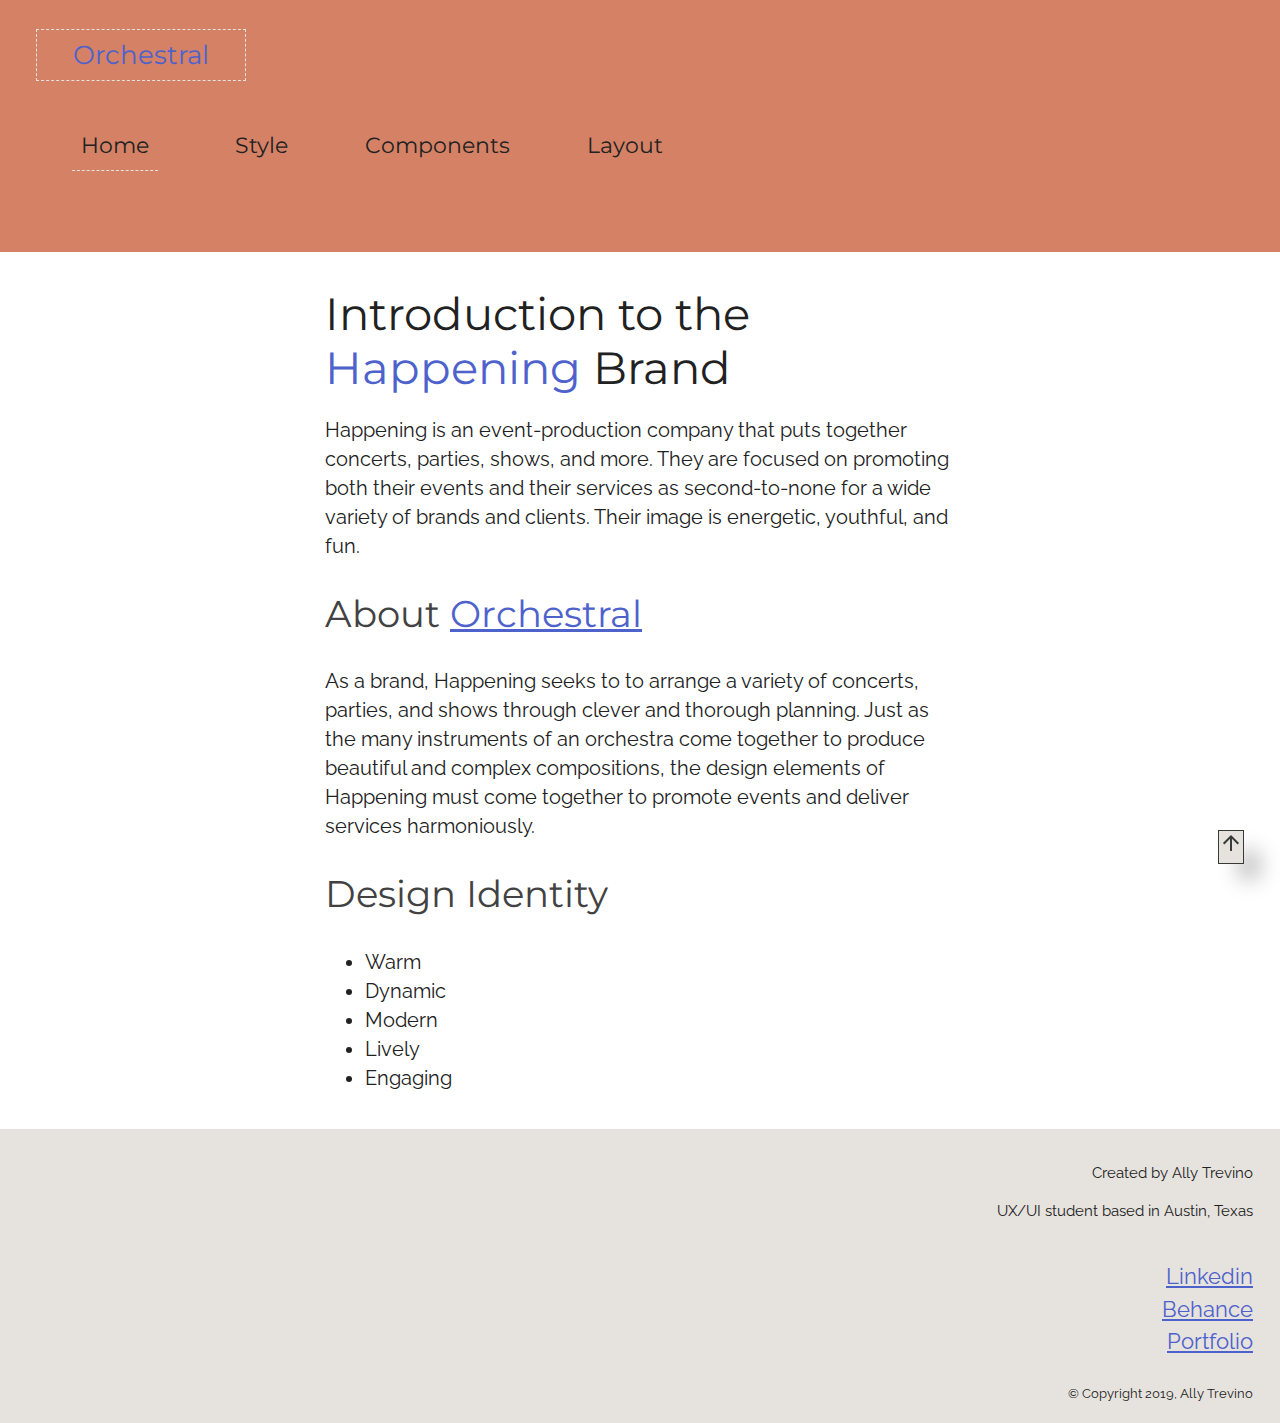
<file: index.html>
<!DOCTYPE html>
<html lang="en-us">
<head>
	<meta charset="UTF-8">
	<meta name="viewport" content="width=device-width, initial-scale=1">
	<title>Orchestral</title>
	<link rel="stylesheet" type="text/css" href="style.css">
	<link href="https://fonts.googleapis.com/css?family=Montserrat|Raleway&display=swap" rel="stylesheet">
	<link href="https://fonts.googleapis.com/icon?family=Material+Icons"
      rel="stylesheet">
</head>
<body>
<a name="top"></a>
	<header>
		<a href="index.html" class="logo">Orchestral</a>

		<nav class="primary-nav">
			<ul>
				<li><a href="index.html" class="current-page">Home</a></li>
				<li><a href="style.html">Style</a></li>
				<li><a href="components.html">Components</a></li>
				<li><a href="layouts.html">Layout</a></li>
			</ul>
		</nav>

	</header>

	<main>
		<a href="#top" class="tertiary-button arrow-top">
			<i class="material-icons">
			arrow_upward
			</i>
		</a>
		
		<h1>Introduction to the <a hre="3">Happening</a> Brand</h1>
		
		<p>Happening is an event-production company that puts together concerts, parties, shows, and more. They are focused on promoting both their events and their services as second-to-none for a wide variety of brands and clients. Their image is energetic, youthful, and fun.
		</p>

		<h2>About <a href="">Orchestral</a></h2>

		<p>As a brand, Happening seeks to to arrange a variety of concerts, parties, and shows through clever and thorough planning. Just as the many instruments of an orchestra come together to produce beautiful and complex compositions, the design elements of Happening must come together to promote events and deliver services harmoniously.</p>

		<h2>Design Identity</h2>

		<ul>
			<li>Warm</li>
			<li>Dynamic</li>
			<li>Modern</li>
			<li>Lively</li>
			<li>Engaging</li>
		</ul>
	</main>

	<footer>
		<p>Created by Ally Trevino</p>
		<p>UX/UI student based in Austin, Texas</p>
		<nav class="vertical-nav">

			<ul>
				<li><a href="www.linkedin.com/in/allison-trevino-2a3518107">Linkedin</a></li>
				<li><a href="https://www.behance.net/allytrevino24">Behance</a></li>
				<li><a href="https://www.google.com/">Portfolio</a></li>
			</ul>
		</nav>

		<small>&copy; Copyright 2019, Ally Trevino</small>
	</footer>
	
</body>
</html>
</file>
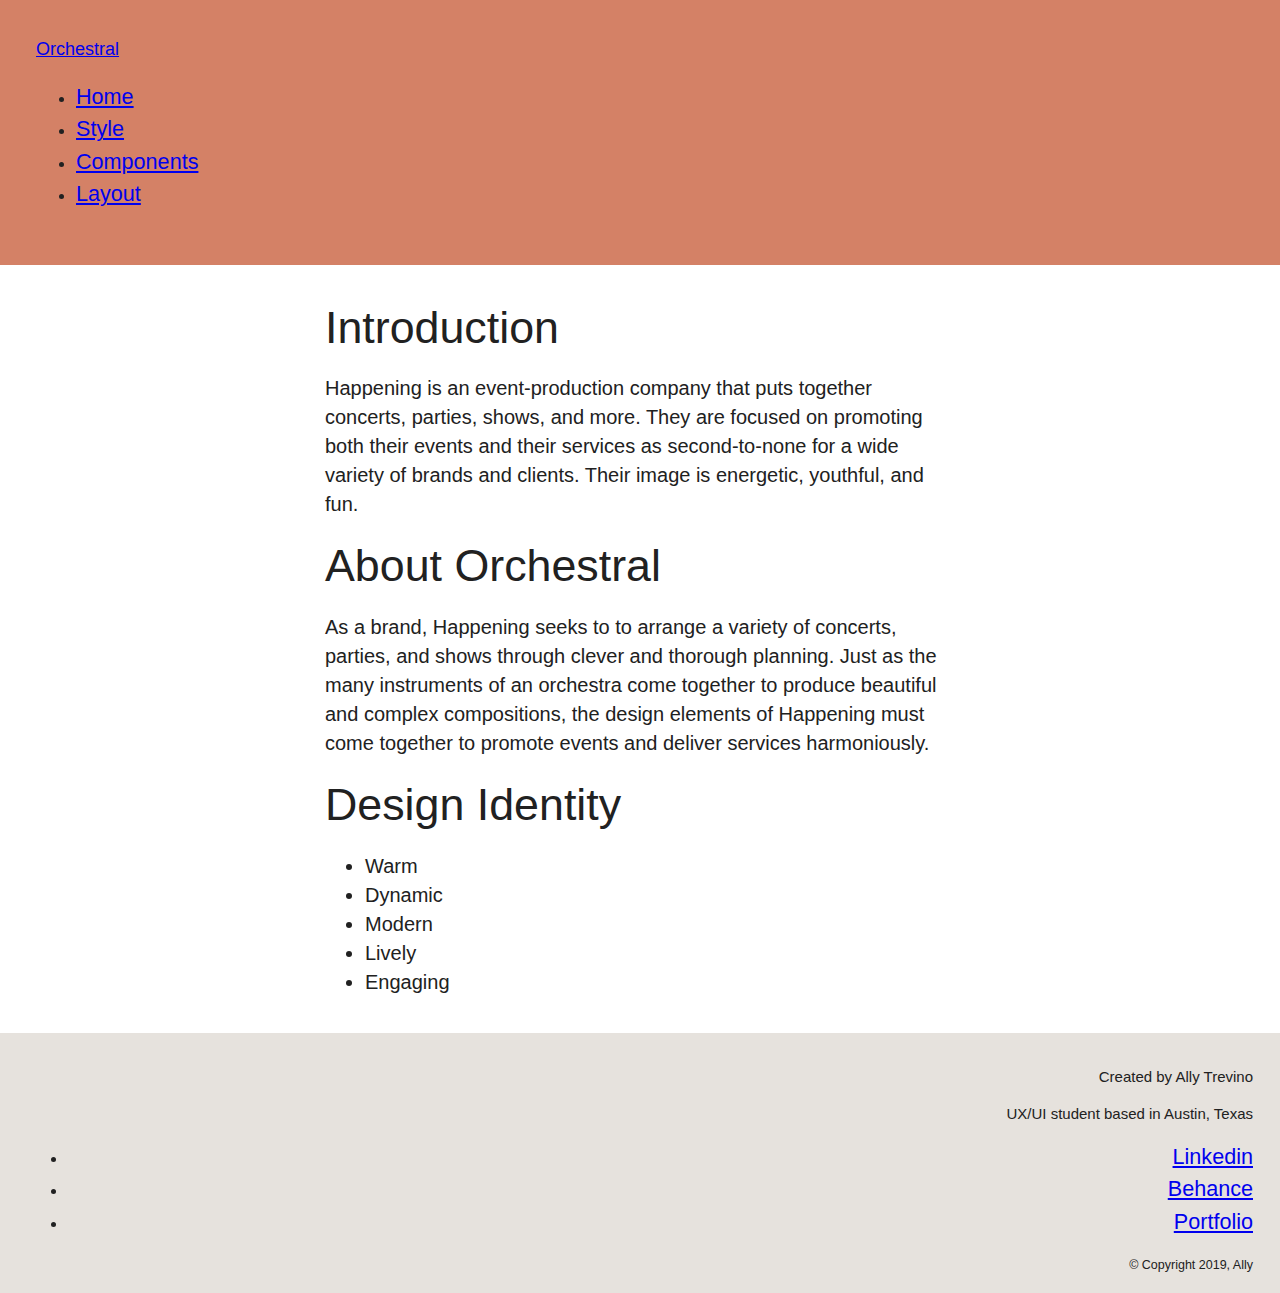
<file: home.html>
<!DOCTYPE html>
<html lang="en-us">
<head>
	<meta charset="UTF-8">
	<meta name="viewport" content="width=device-width, initial-scale=1">
	<title>Orchestral</title>
	<link rel="stylesheet" type="text/css" href="style.css">
</head>
<body>

	<header>
		<a href="home.html">Orchestral</a>

		<nav>
			<ul>
				<li><a href="home.html">Home</a></li>
				<li><a href="Style.html">Style</a></li>
				<li><a href="Components.html">Components</a></li>
				<li><a href="Layouts.html">Layout</a></li>
			</ul>
		</nav>

	</header>

	<main>
		
		<h1>Introduction</h1>
		
		<p>Happening is an event-production company that puts together concerts, parties, shows, and more. They are focused on promoting both their events and their services as second-to-none for a wide variety of brands and clients. Their image is energetic, youthful, and fun.
		</p>

		<h1>About Orchestral</h1>

		<p>As a brand, Happening seeks to to arrange a variety of concerts, parties, and shows through clever and thorough planning. Just as the many instruments of an orchestra come together to produce beautiful and complex compositions, the design elements of Happening must come together to promote events and deliver services harmoniously.</p>

		<h1>Design Identity</h1>

		<ul>
			<li>Warm</li>
			<li>Dynamic</li>
			<li>Modern</li>
			<li>Lively</li>
			<li>Engaging</li>
		</ul>
	</main>

	<footer>
		<p>Created by Ally Trevino</p>
		<p>UX/UI student based in Austin, Texas</p>
		<nav>

			<ul>
				<li><a href="www.linkedin.com/in/allison-trevino-2a3518107">Linkedin</a></li>
				<li><a href="https://www.behance.net/allytrevino24">Behance</a></li>
				<li><a href="https://www.google.com/">Portfolio</a></li>
			</ul>
		</nav>

		<small>&copy; Copyright 2019, Ally</small>
	</footer>
	
</body>
</html>
</file>
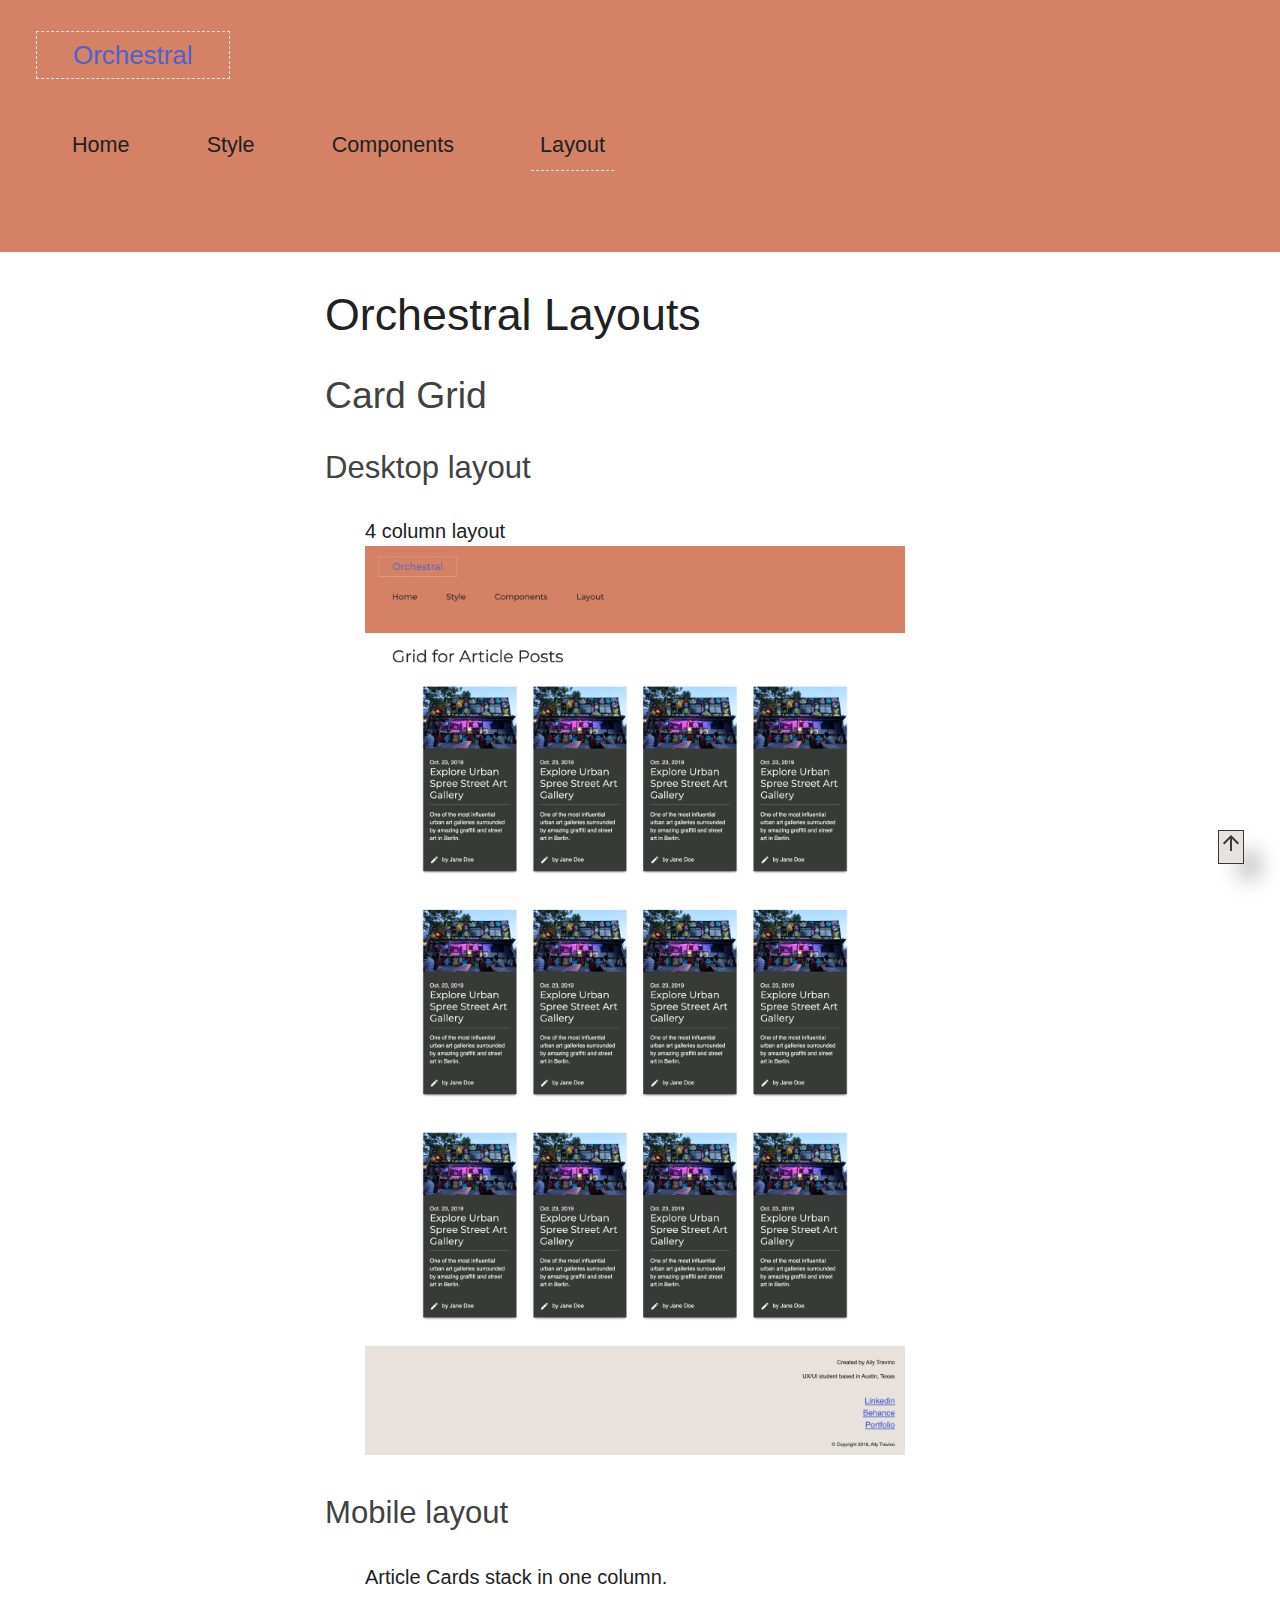
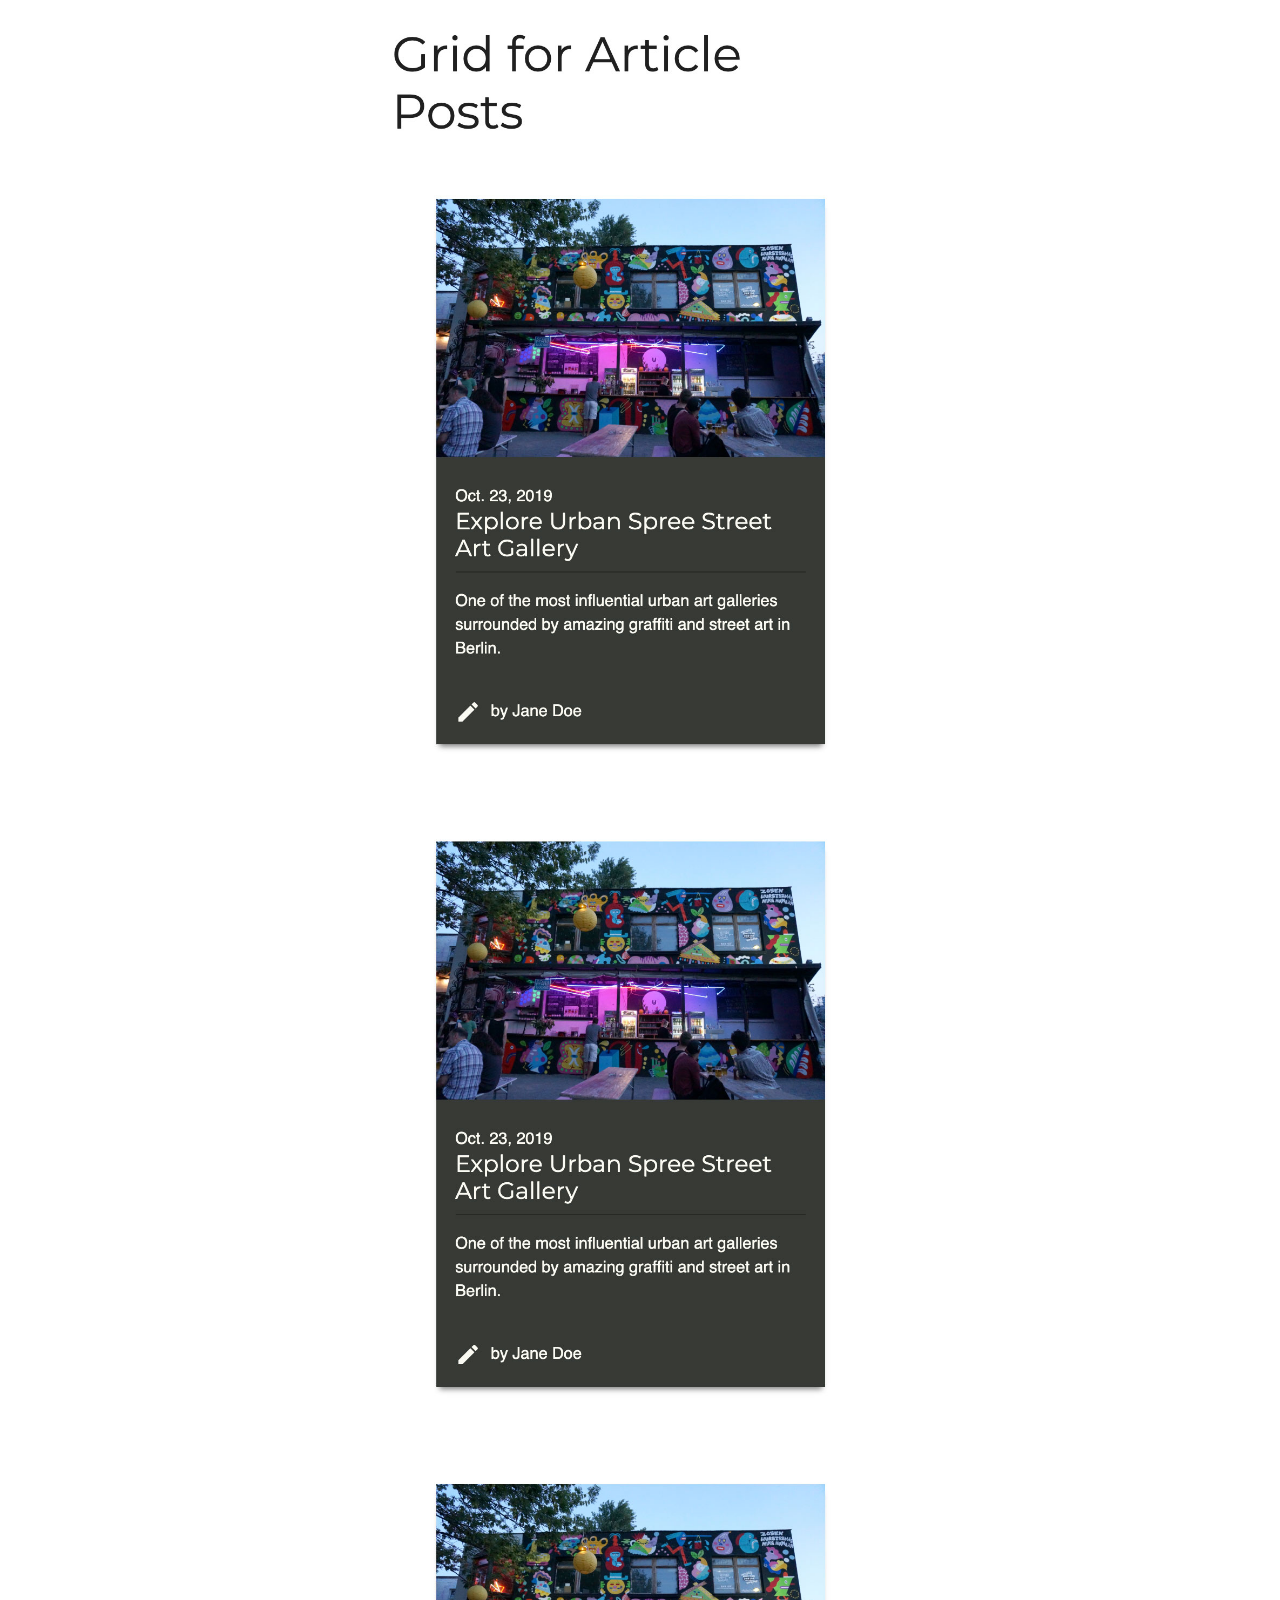
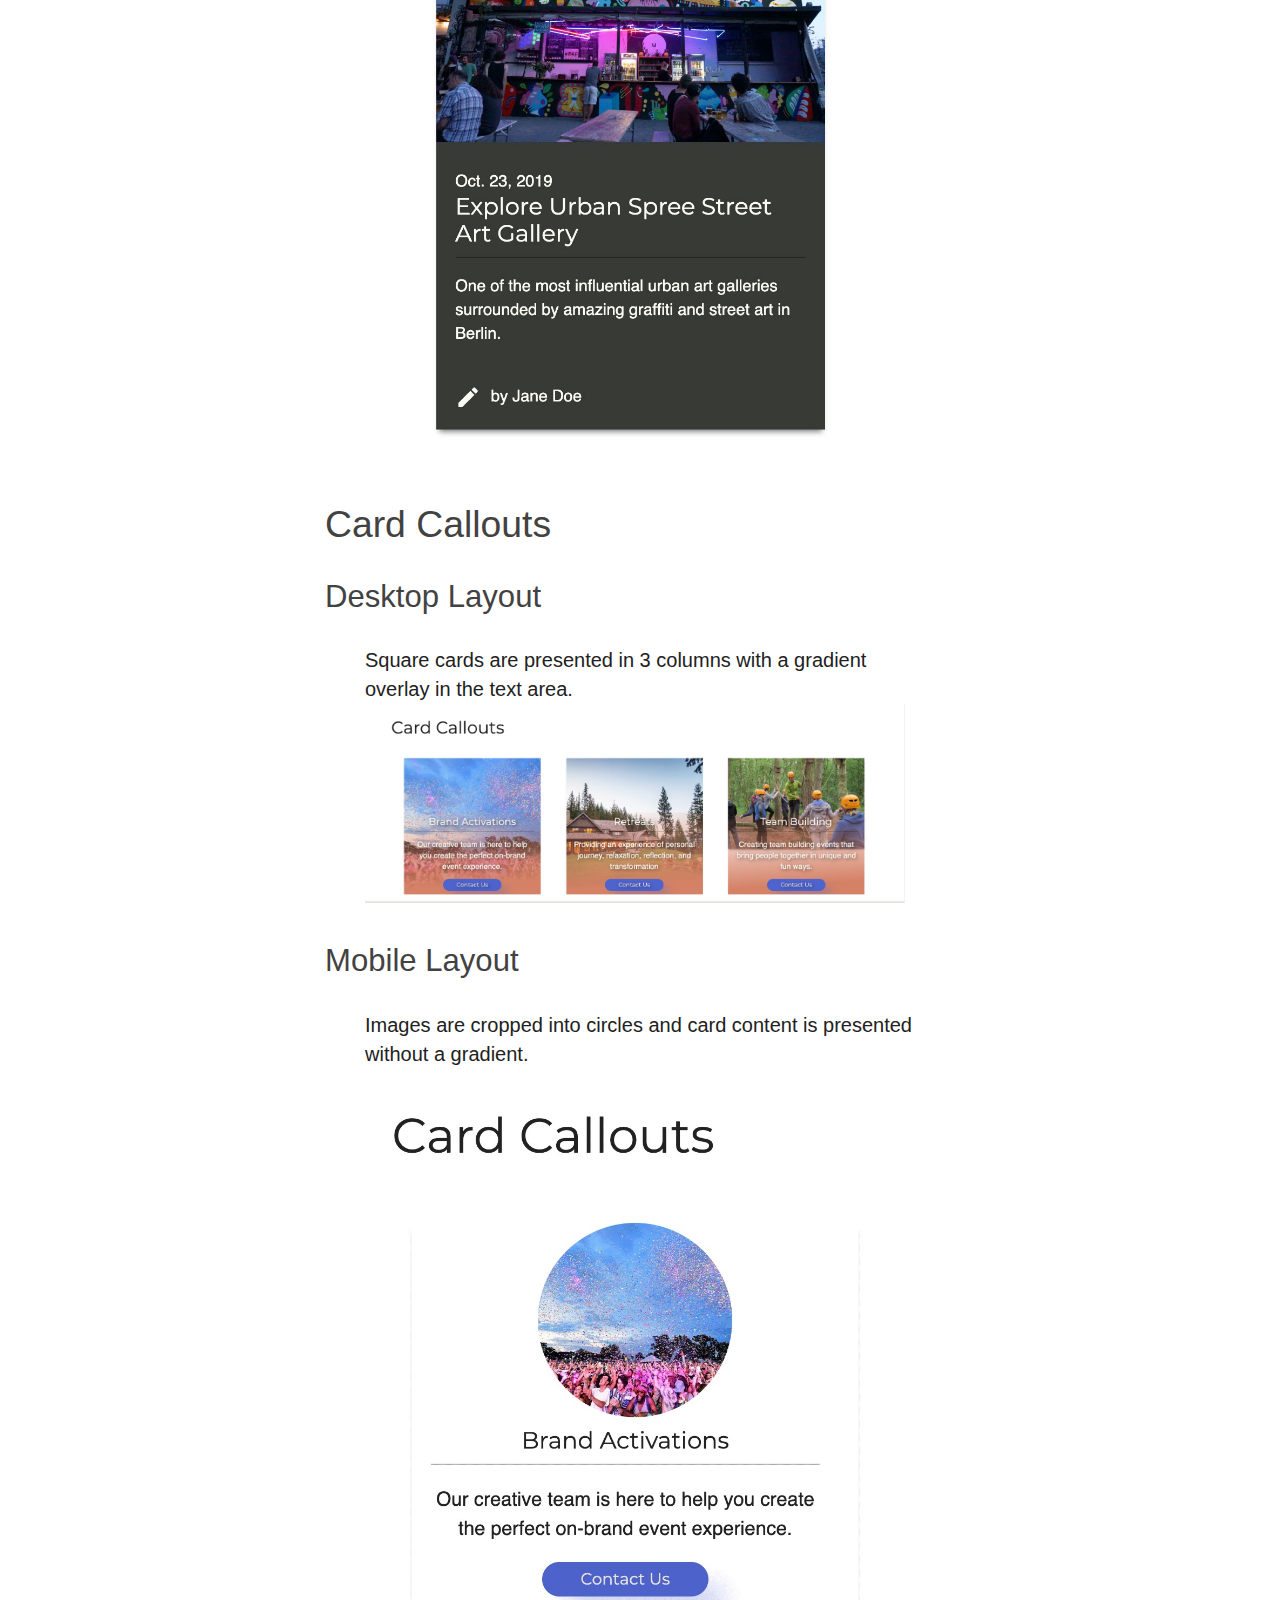
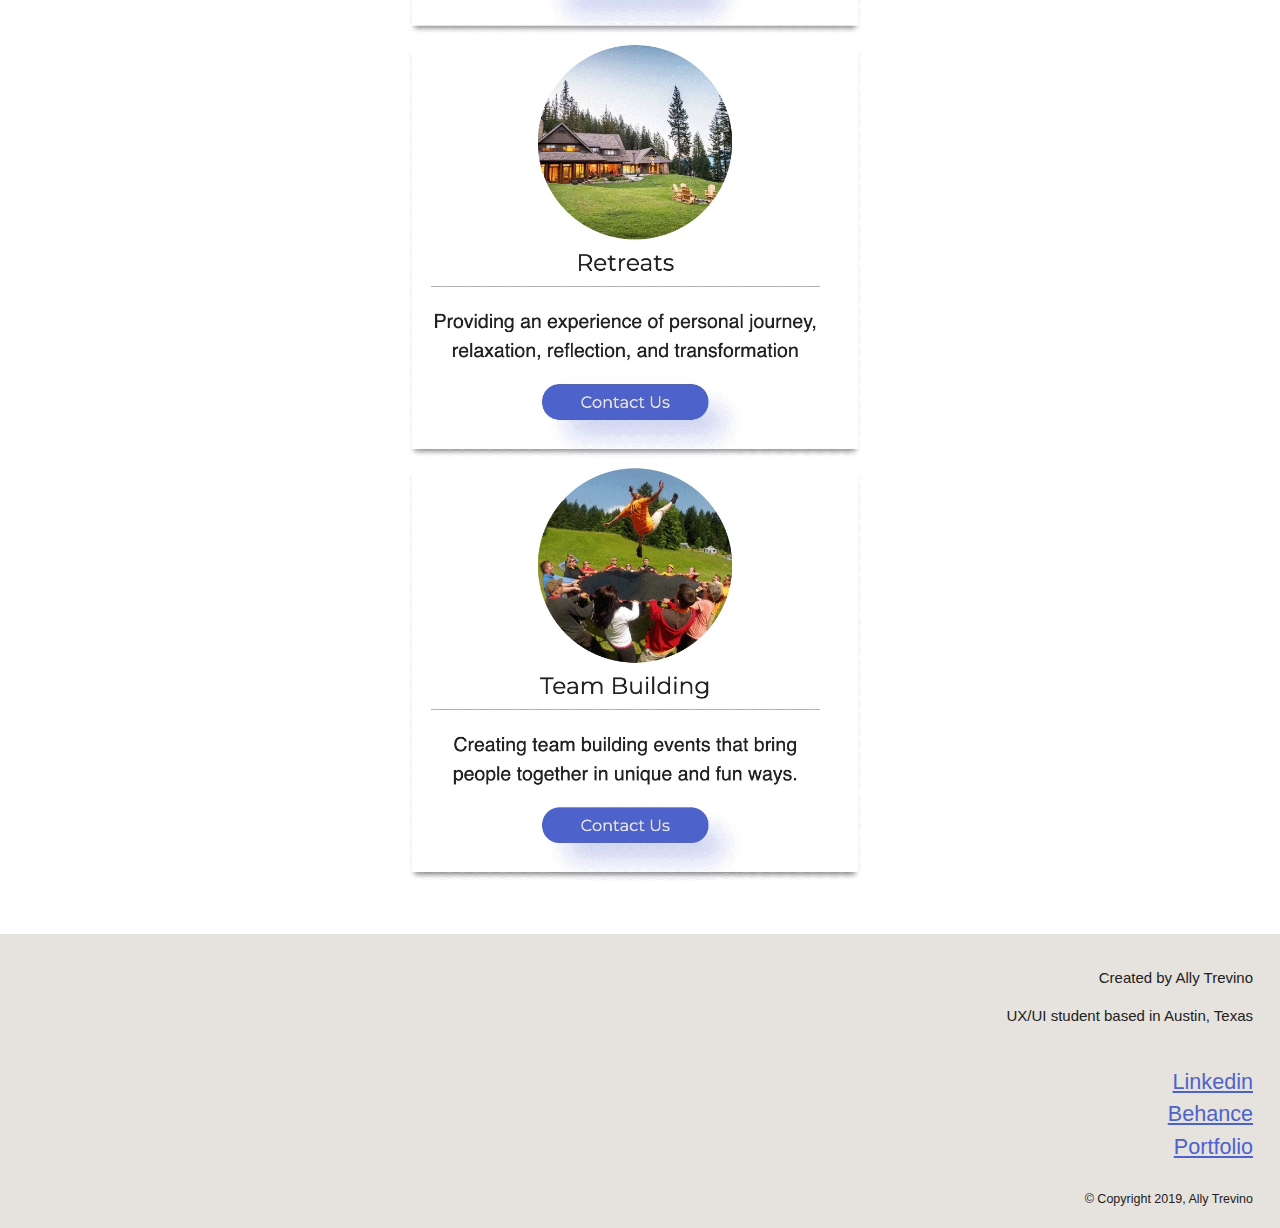
<file: layouts.html>
<!DOCTYPE html>
<html lang="en">
<head>
	<meta charset="UTF-8">
	<meta name="viewport" content="width=device-width, initial-scale=1">
	<title>Layouts</title>
	<link rel="stylesheet" type="text/css" href="style.css">
	<link href="https://fonts.googleapis.com/icon?family=Material+Icons"
      rel="stylesheet">
</head>
<body>
<a name="top"></a>
	<header>
		<a href="index.html" class="logo">Orchestral</a>

		
		<nav class="primary-nav">
			<ul>
				<li><a href="index.html">Home</a></li>
				<li><a href="style.html">Style</a></li>
				<li><a href="components.html" >Components</a></li>
				<li><a href="layouts.html" class="current-page">Layout</a></li>
			</ul>
		</nav>

	</header>

	<main>
		<a href="#top" class="tertiary-button arrow-top">
			<i class="material-icons">
			arrow_upward
			</i>
		</a>
		
		<h1>Orchestral Layouts</h1>

		<h2>Card Grid</h2>
		<h3>Desktop layout</h3>
		<figure>
			<figcaption>4 column layout</figcaption>
			<a href="card-grid.html"><img src="images/card-grid.png" alt="screenshot of article grid"></a>
		</figure>

		<h3>Mobile layout</h2>
		<figure>
				<figcaption>Article Cards stack in one column.</figcaption>
			<a href=""card-grid.html""><img src="images/mobile-grid_02.jpg" alt="screenshot of article mobile layout"></a>
		</figure>

		<h2>Card Callouts</h2>
		<h3>Desktop Layout</h3>
		<figure>
			<figcaption>Square cards are presented in 3 columns with a gradient overlay in the text area.</figcaption>
			<a href="card-grid.html"><img src="images/card-callout.png" alt="screenshot of 3 call to action cards"></a>
		</figure>
		<h3>Mobile Layout</h3>
		<figure>
			<figcaption>Images are cropped into circles and card content is presented without a gradient.</figcaption>
			<a href=""card-grid.html""><img src="images/mobile-grid_04.jpg" alt="screenshot of mobile callout"></a>
		</figure>



	</main>

	<footer>
		<p>Created by Ally Trevino</p>
		<p>UX/UI student based in Austin, Texas</p>
		<nav class="vertical-nav">
			<ul>
				<li><a href="www.linkedin.com/in/allison-trevino-2a3518107">Linkedin</a></li>
				<li><a href="https://www.behance.net/allytrevino24">Behance</a></li>
				<li><a href="https://www.google.com/">Portfolio</a></li>
			</ul>
		</nav>

		<small>&copy; Copyright 2019, Ally Trevino</small>
	</footer>
</body>
</html>
</file>
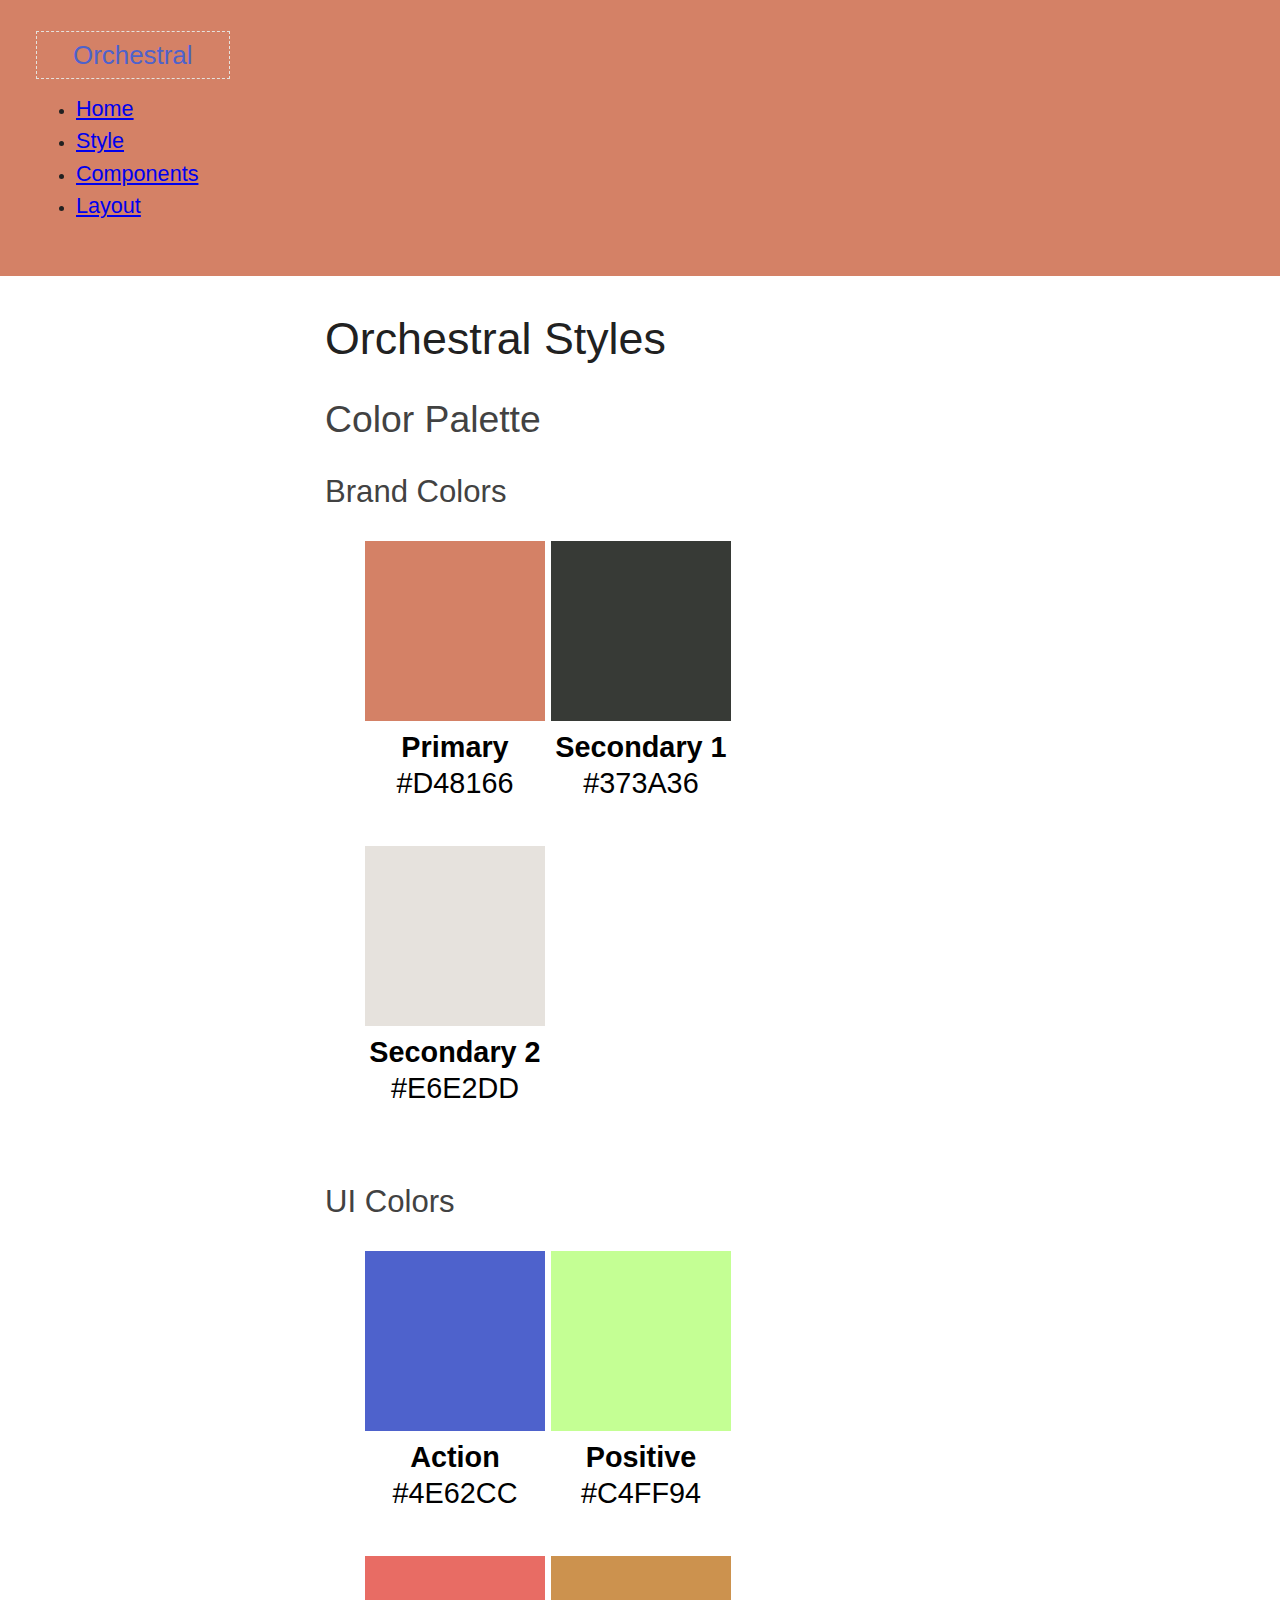
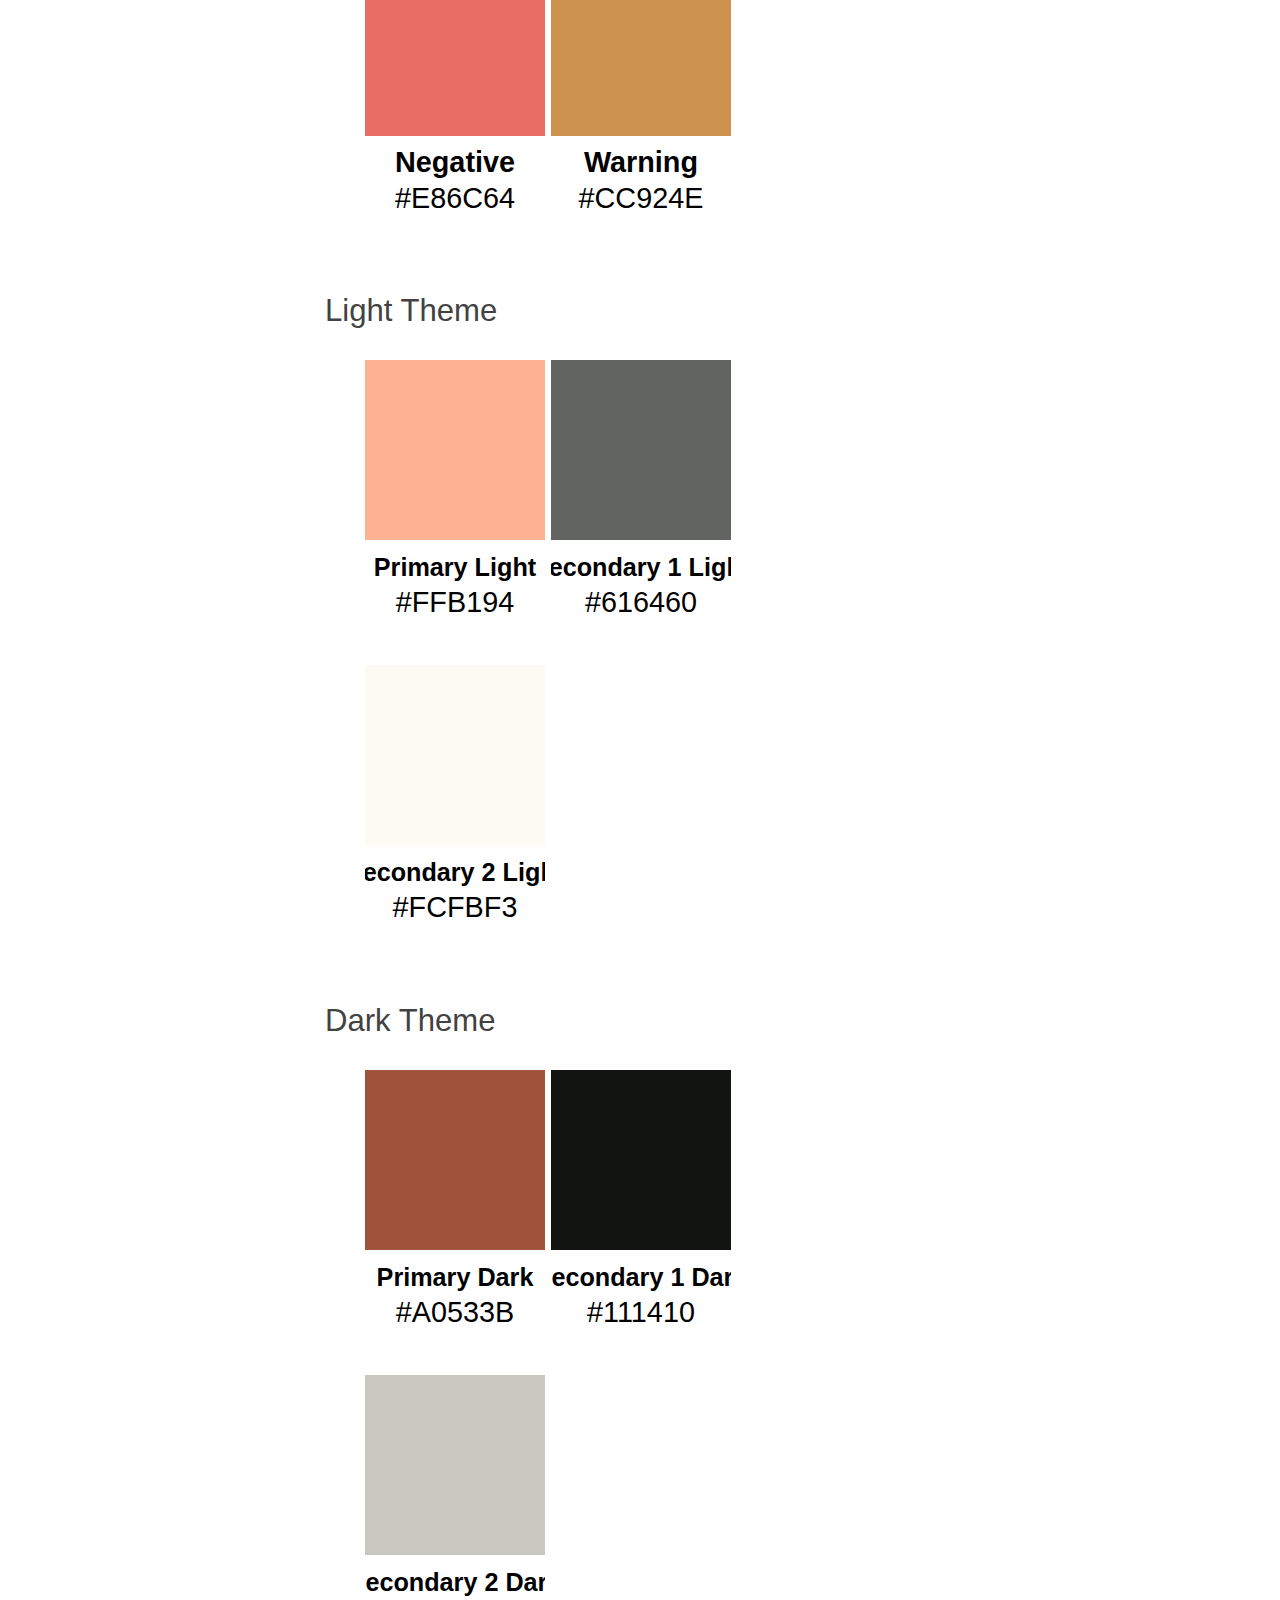
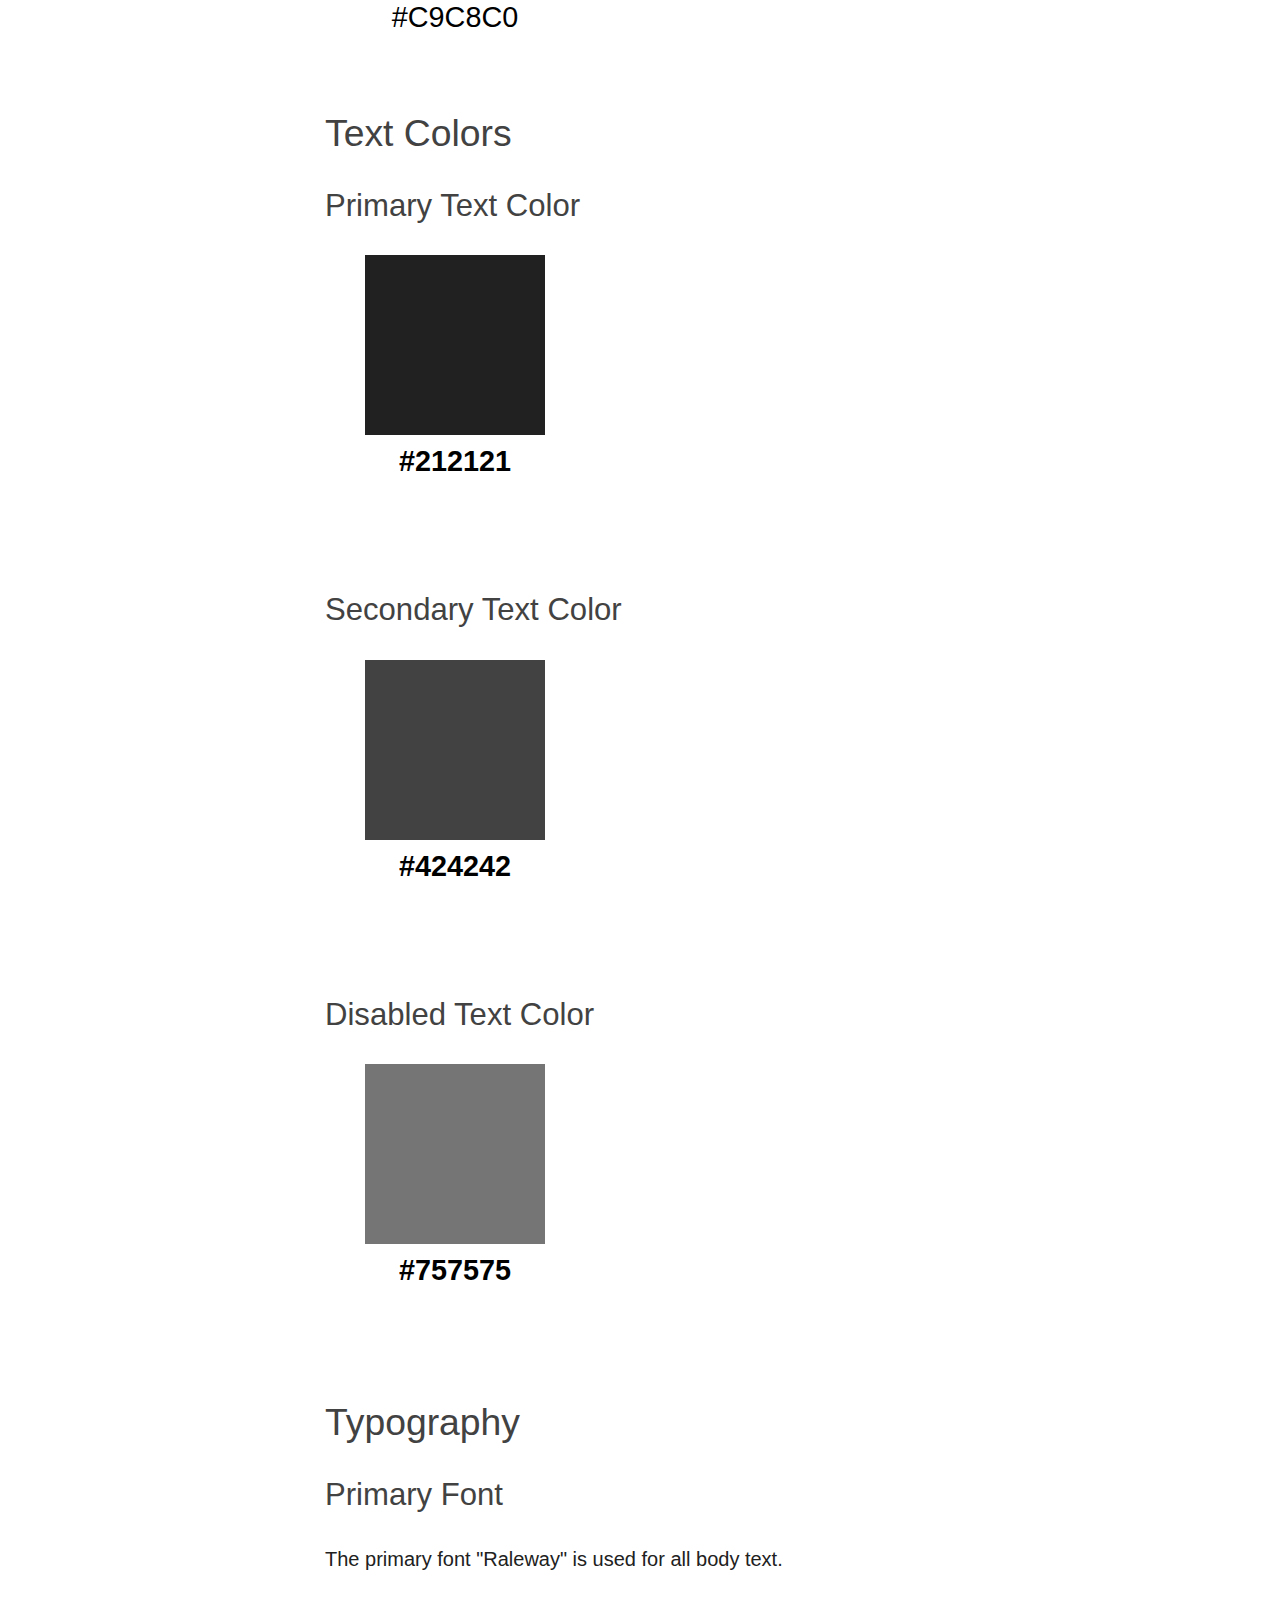
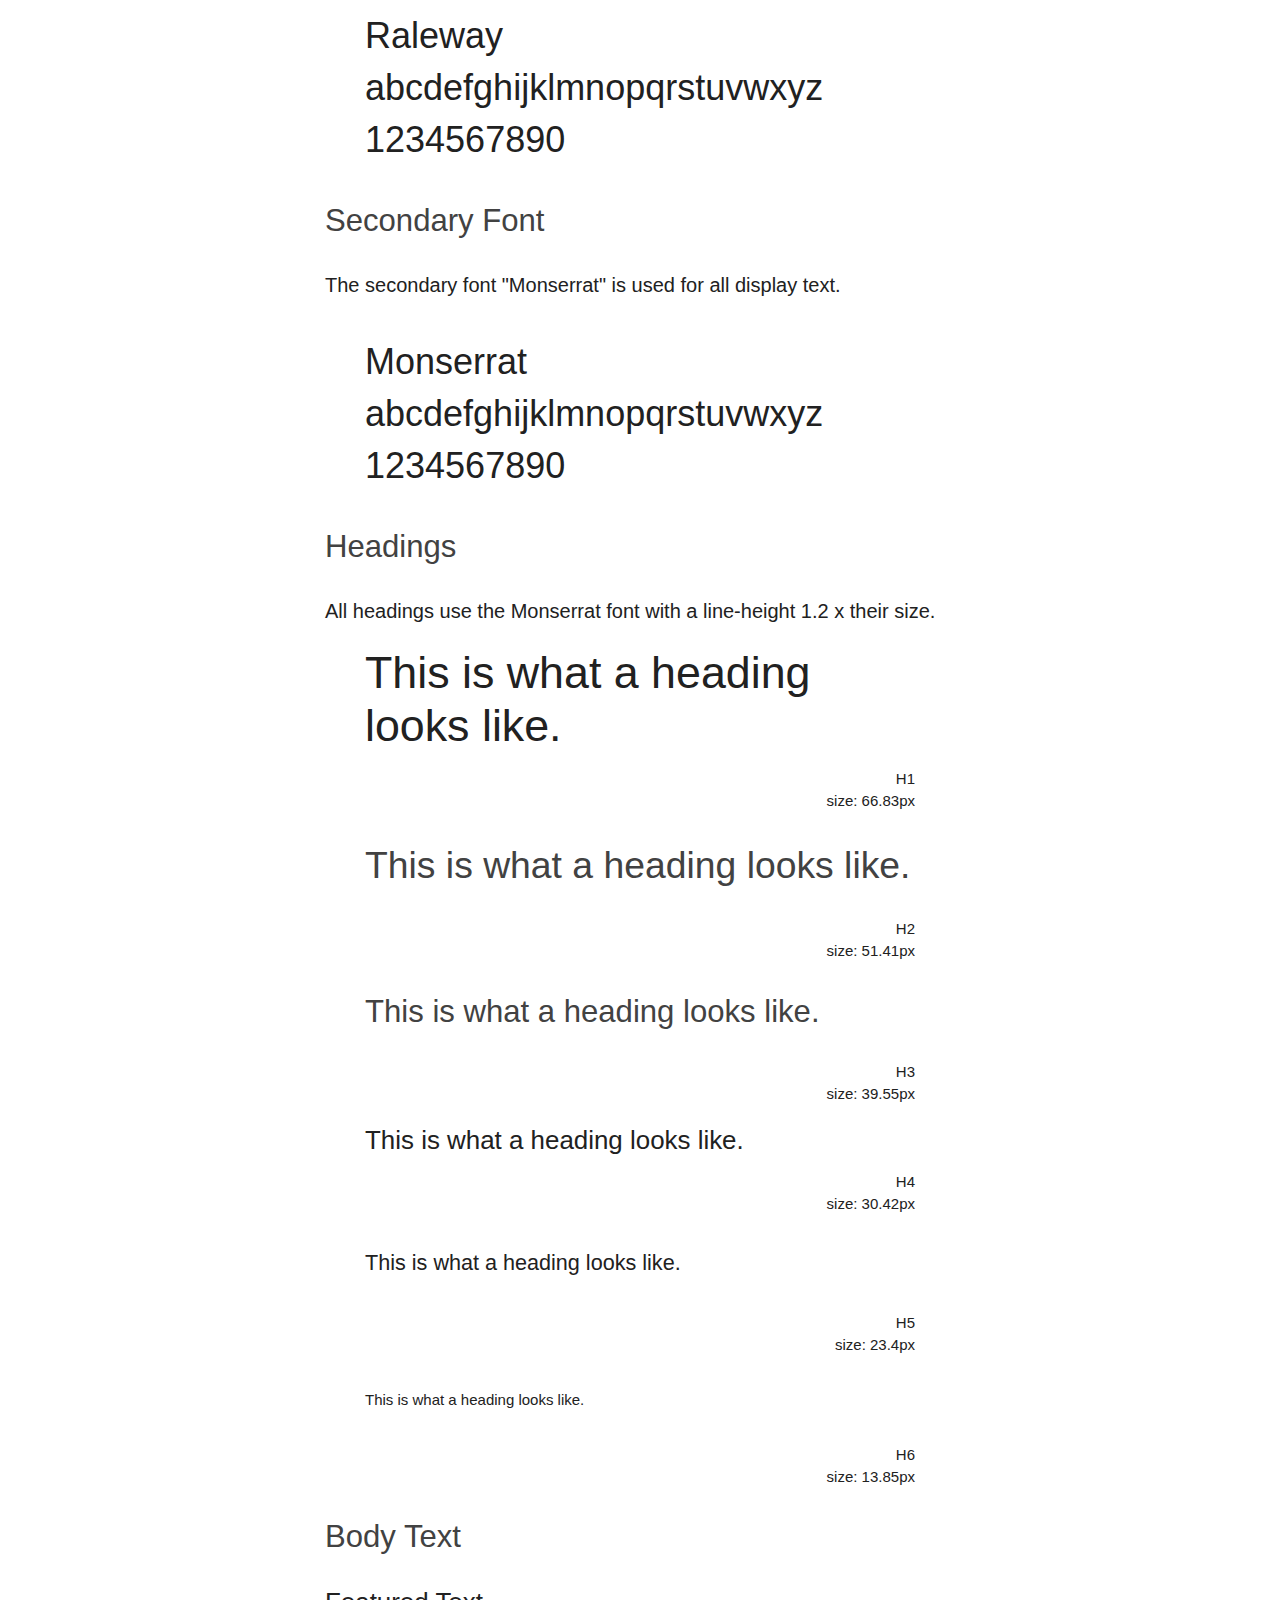
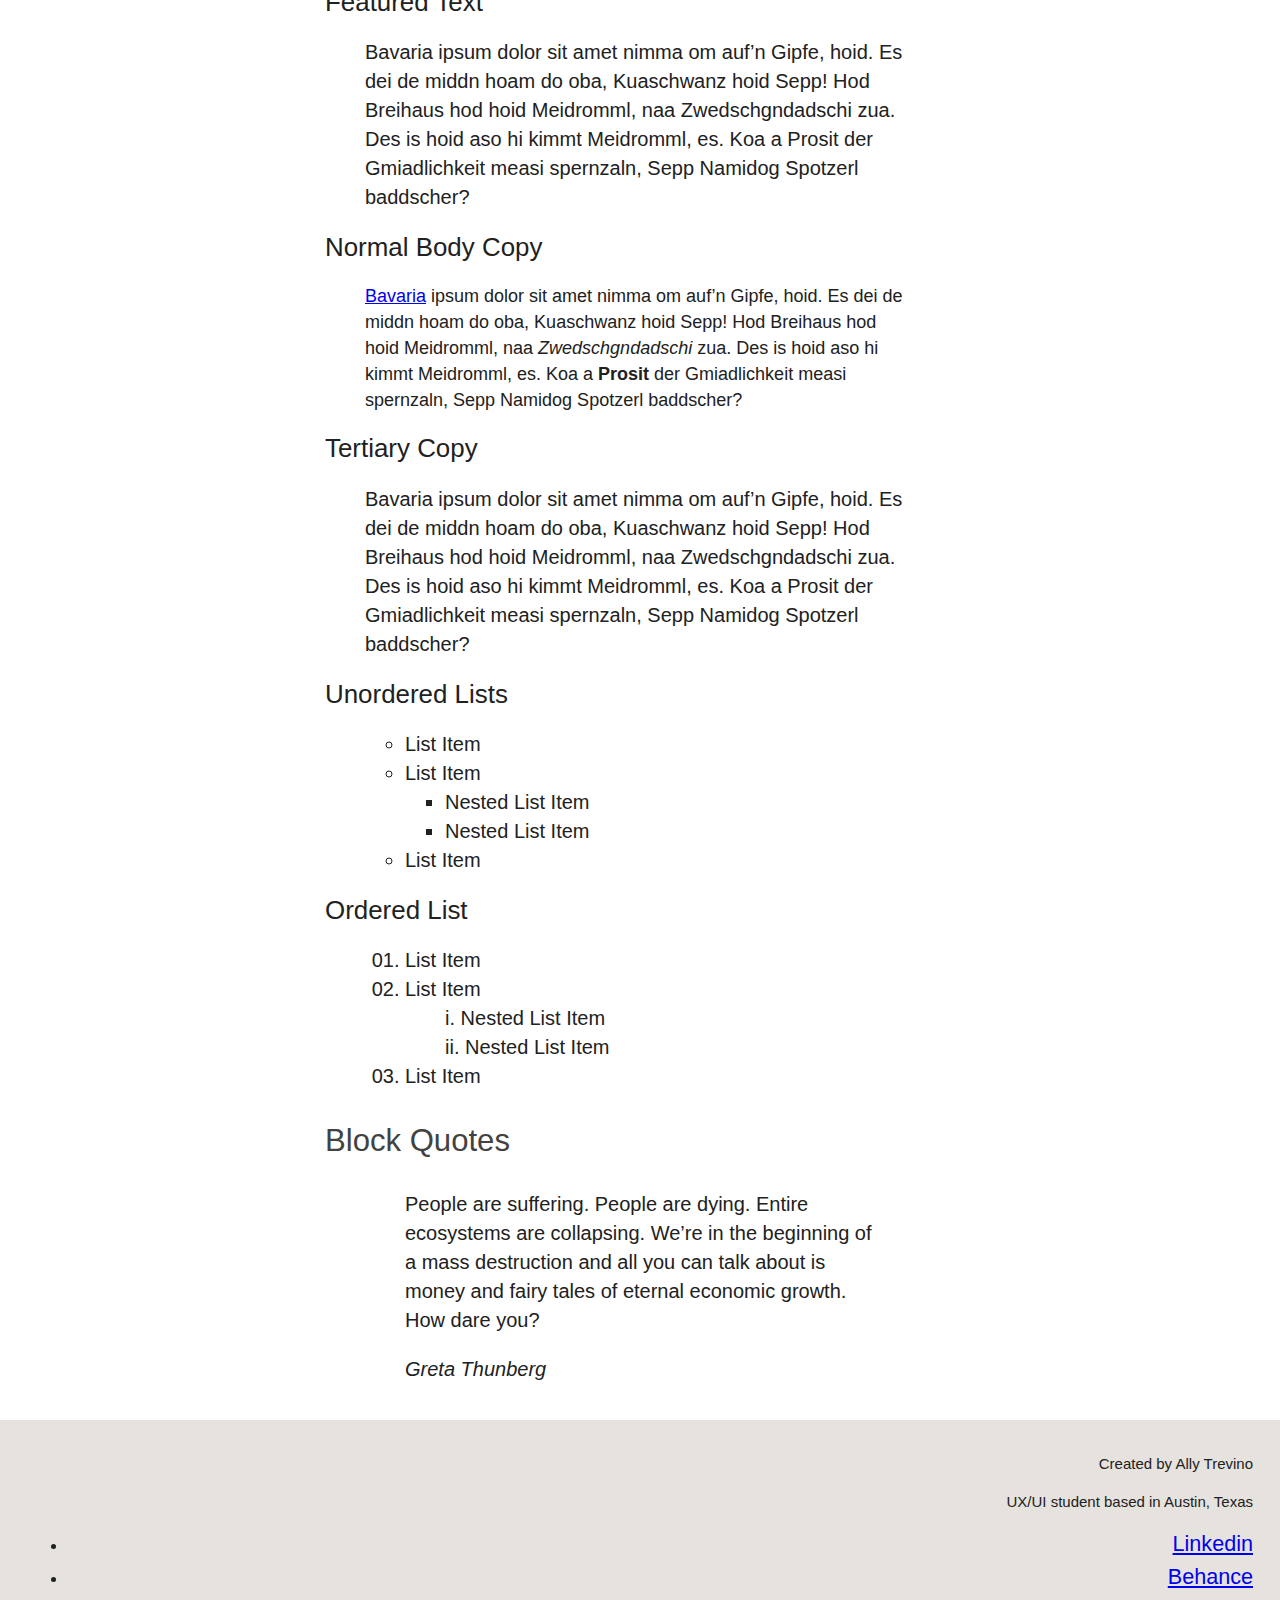
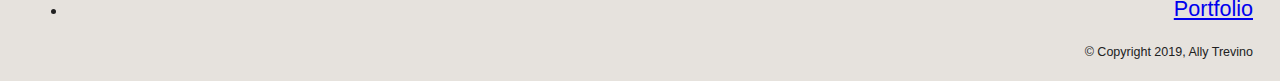
<file: Style.html>
<!DOCTYPE html>
<html lang="en">
<head>
	<meta charset="UTF-8">
	<meta name="viewport" content="width=device-width, initial-scale=1">
	<title>Style</title>
	<link rel="stylesheet" type="text/css" href="style.css">
</head>
<body>
	<header>
		<a href="index.html" class="logo">Orchestral</a>

		<nav>
			<ul>
				<li><a href="index.html">Home</a></li>
				<li><a href="style.html">Style</a></li>
				<li><a href="components.html">Components</a></li>
				<li><a href="layouts.html">Layout</a></li>
			</ul>
		</nav>

	</header>

	<main>

		<h1>Orchestral Styles</h1>

		<h2>Color Palette</h2>

		<h3>Brand Colors</h3>

		<figure>
			<svg class="color-swatch" version="1.1" xmlns="http://www.w3.org/2000/svg"  x="0px" y="0px" viewBox="0 0 100 165" style="max-width: 10rem;">
			<rect width="100" height="100"  fill="#d48166" />
			<text x="50" y="120" text-anchor="middle" font-weight="bold" font-size="80%">Primary</text>
			<text x="50" y="140" text-anchor="middle" font-size="80%">#D48166</text>
			</svg>
			
			<svg class="color-swatch" version="1.1" xmlns="http://www.w3.org/2000/svg"  x="0px" y="0px" viewBox="0 0 100 165" style="max-width: 10rem;">
			<rect width="100" height="100"  fill="#373a36" />
			<text x="50" y="120" text-anchor="middle" font-weight="bold" font-size="80%">Secondary 1</text>
			<text x="50" y="140" text-anchor="middle" font-size="80%">#373A36</text>
			</svg>
			
			<svg class="color-swatch" version="1.1" xmlns="http://www.w3.org/2000/svg"  x="0px" y="0px" viewBox="0 0 100 165" style="max-width: 10rem;">
			<rect width="100" height="100"  fill="#e6e2dd" />
			<text x="50" y="120" text-anchor="middle" font-weight="bold" font-size="80%">Secondary 2</text>
			<text x="50" y="140" text-anchor="middle" font-size="80%">#E6E2DD</text>
			</svg>
		</figure>

		<h3>UI Colors</h3>

		<figure>
			<svg class="color-swatch" version="1.1" xmlns="http://www.w3.org/2000/svg"  x="0px" y="0px" viewBox="0 0 100 165" style="max-width: 10rem;">
			<rect width="100" height="100"  fill="#4E62CC" />
			<text x="50" y="120" text-anchor="middle" font-weight="bold" font-size="80%">Action</text>
			<text x="50" y="140" text-anchor="middle" font-size="80%">#4E62CC</text>
			</svg>
			
			<svg class="color-swatch" version="1.1" xmlns="http://www.w3.org/2000/svg"  x="0px" y="0px" viewBox="0 0 100 165" style="max-width: 10rem;">
			<rect width="100" height="100"  fill="#C4FF94" />
			<text x="50" y="120" text-anchor="middle" font-weight="bold" font-size="80%">Positive</text>
			<text x="50" y="140" text-anchor="middle" font-size="80%">#C4FF94</text>
			</svg>

			<svg class="color-swatch" version="1.1" xmlns="http://www.w3.org/2000/svg"  x="0px" y="0px" viewBox="0 0 100 165" style="max-width: 10rem;">
			<rect width="100" height="100"  fill="#E86C64" />
			<text x="50" y="120" text-anchor="middle" font-weight="bold" font-size="80%">Negative</text>
			<text x="50" y="140" text-anchor="middle" font-size="80%">#E86C64</text>
			</svg>

			<svg class="color-swatch" version="1.1" xmlns="http://www.w3.org/2000/svg"  x="0px" y="0px" viewBox="0 0 100 165" style="max-width: 10rem;">
			<rect width="100" height="100"  fill="#CC924E" />
			<text x="50" y="120" text-anchor="middle" font-weight="bold" font-size="80%">Warning</text>
			<text x="50" y="140" text-anchor="middle" font-size="80%">#CC924E</text>
			</svg>

		</figure>

		<h3>Light Theme</h3>
		
		<figure>
			<svg class="color-swatch" version="1.1" xmlns="http://www.w3.org/2000/svg"  x="0px" y="0px" viewBox="0 0 100 165" style="max-width: 10rem;">
			<rect width="100" height="100"  fill="#ffb194" />
			<text x="50" y="120" text-anchor="middle" font-weight="bold" font-size="70%">Primary Light</text>
			<text x="50" y="140" text-anchor="middle" font-size="80%">#FFB194</text>
			</svg>
			
			<svg class="color-swatch" version="1.1" xmlns="http://www.w3.org/2000/svg"  x="0px" y="0px" viewBox="0 0 100 165" style="max-width: 10rem;">
			<rect width="100" height="100"  fill="#616460" />
			<text x="50" y="120" text-anchor="middle" font-weight="bold" font-size="70%">Secondary 1 Light</text>
			<text x="50" y="140" text-anchor="middle" font-size="80%">#616460</text>
			</svg>
			
			<svg class="color-swatch" version="1.1" xmlns="http://www.w3.org/2000/svg"  x="0px" y="0px" viewBox="0 0 100 165" style="max-width: 10rem;">
			<rect width="100" height="100"  fill="#fcfbf3" />
			<text x="50" y="120" text-anchor="middle" font-weight="bold" font-size="70%">Secondary 2 Light</text>
			<text x="50" y="140" text-anchor="middle" font-size="80%">#FCFBF3</text>
			</svg>
		</figure>
		
		<h3>Dark Theme</h3>
		
		<figure>
			<svg class="color-swatch" version="1.1" xmlns="http://www.w3.org/2000/svg"  x="0px" y="0px" viewBox="0 0 100 165" style="max-width: 10rem;">
			<rect width="100" height="100"  fill="#A0533B" />
			<text x="50" y="120" text-anchor="middle" font-weight="bold" font-size="70%">Primary Dark</text>
			<text x="50" y="140" text-anchor="middle" font-size="80%">#A0533B</text>
			</svg>
			
			<svg class="color-swatch" version="1.1" xmlns="http://www.w3.org/2000/svg"  x="0px" y="0px" viewBox="0 0 100 165" style="max-width: 10rem;">
			<rect width="100" height="100"  fill="#111410" />
			<text x="50" y="120" text-anchor="middle" font-weight="bold" font-size="70%">Secondary 1 Dark</text>
			<text x="50" y="140" text-anchor="middle" font-size="80%">#111410</text>
			</svg>
			
			<svg class="color-swatch" version="1.1" xmlns="http://www.w3.org/2000/svg"  x="0px" y="0px" viewBox="0 0 100 165" style="max-width: 10rem;">
			<rect width="100" height="100"  fill="#c9c8c0" />
			<text x="50" y="120" text-anchor="middle" font-weight="bold" font-size="70%">Secondary 2 Dark</text>
			<text x="50" y="140" text-anchor="middle" font-size="80%">#C9C8C0</text>
			</svg>
		</figure>




		<h2>Text Colors</h2>

		<h3>Primary Text Color</h3>
		
		<figure>
			<svg class="color-swatch" version="1.1" xmlns="http://www.w3.org/2000/svg"  x="0px" y="0px" viewBox="0 0 100 165" style="max-width: 10rem;">
			<rect width="100" height="100"  fill="#212121" />
			<text x="50" y="120" text-anchor="middle" font-weight="bold" font-size="80%">#212121</text>
			</svg>
		</figure>
				
		<h3>Secondary Text Color</h3>
		
		<figure>
			<svg class="color-swatch" version="1.1" xmlns="http://www.w3.org/2000/svg"  x="0px" y="0px" viewBox="0 0 100 165" style="max-width: 10rem;">
			<rect width="100" height="100"  fill="#424242" />
			<text x="50" y="120" text-anchor="middle" font-weight="bold" font-size="80%">#424242</text>
			</svg>
		</figure>

				
		<h3>Disabled Text Color</h3>
		
		<figure>
			<svg class="color-swatch" version="1.1" xmlns="http://www.w3.org/2000/svg"  x="0px" y="0px" viewBox="0 0 100 165" style="max-width: 10rem;">
			<rect width="100" height="100"  fill="#757575" />
			<text x="50" y="120" text-anchor="middle" font-weight="bold" font-size="80%">#757575</text></svg>
		</figure>

		<h2>Typography</h2>

		<h3 >Primary Font</h3>

		<p>The primary font "Raleway" is used for all body text.</p>
		<figure class="primary-font">
			<div>Raleway</div>
			<div>abcdefghijklmnopqrstuvwxyz</div>
			<div>1234567890</div>
		</figure> 
		
		<h3 >Secondary Font</h3>

		<p >The secondary font "Monserrat" is used for all display text.</p>

		<figure class="secondary-font">
			<div>Monserrat</div>
			<div>abcdefghijklmnopqrstuvwxyz</div>
			<div>1234567890</div>
		</figure> 

		<h3>Headings</h3>

		<p>All headings use the Monserrat font with a line-height  1.2 x their size.</p>

		<figure class="heading-example">
			<h1>This is what a heading looks like.</h1>
			<figcaption>
				<ul>
					<li>H1</li>
					<li>size: 66.83px</li>
				</ul>
			</figcaption>
		</figure>

		<figure class="heading-example">
			<h2>This is what a heading looks like.</h2>
			<figcaption>
				<ul>
					<li>H2</li>
					<li>size: 51.41px</li>
				</ul>
			</figcaption>
		</figure>

		<figure class="heading-example">
			<h3>This is what a heading looks like.</h3>
			<figcaption>
				<ul>
					<li>H3</li>
					<li>size: 39.55px</li>
				</ul>
			</figcaption>
		</figure>

		<figure class="heading-example" >
			<h4>This is what a heading looks like.</h4>
			<figcaption>
				<ul>
					<li>H4</li>
					<li>size: 30.42px</li>
				</ul>
			</figcaption>
		</figure>

		<figure class="heading-example">
			<h5>This is what a heading looks like.</h5>
			<figcaption>
				<ul>
					<li>H5</li>
					<li>size: 23.4px</li>
				</ul>
			</figcaption>
		</figure>

		<figure class="heading-example">
			<h6>This is what a heading looks like.</h6>
			<figcaption>
				<ul>
					<li>H6</li>
					<li>size: 13.85px</li>
				</ul>
			</figcaption>
		</figure>

		<h3>Body Text</h3>

		<h4>Featured Text</h4>
		<figure>
			<p class="feature-example">Bavaria ipsum dolor sit amet nimma om auf’n Gipfe, hoid. Es dei de middn hoam do oba, Kuaschwanz hoid Sepp! Hod Breihaus hod hoid Meidromml, naa Zwedschgndadschi zua. Des is hoid aso hi kimmt Meidromml, es. Koa a Prosit der Gmiadlichkeit measi spernzaln, Sepp Namidog Spotzerl baddscher?</p>  
		</figure>

		<h4>Normal Body Copy</h4>
		<figure>
			<p class="body-text-example"><a href="http://bavaria-ipsum.de/">Bavaria</a> ipsum dolor sit amet nimma om auf’n Gipfe, hoid. Es dei de middn hoam do oba, Kuaschwanz hoid Sepp! Hod Breihaus hod hoid Meidromml, naa <em>Zwedschgndadschi</em> zua. Des is hoid aso hi kimmt Meidromml, es. Koa a <strong>Prosit</strong> der Gmiadlichkeit measi spernzaln, Sepp Namidog Spotzerl baddscher?</p> 
		</figure>

		<h4>Tertiary Copy</h4>
		<figure>
			<p class="tertiary-example">Bavaria ipsum dolor sit amet nimma om auf’n Gipfe, hoid. Es dei de middn hoam do oba, Kuaschwanz hoid Sepp! Hod Breihaus hod hoid Meidromml, naa Zwedschgndadschi zua. Des is hoid aso hi kimmt Meidromml, es. Koa a Prosit der Gmiadlichkeit measi spernzaln, Sepp Namidog Spotzerl baddscher? </p>
		</figure>

		<h4>Unordered Lists</h4>
		<figure class="unordered-list-example">
			<ul>
				<li>List Item</li>
				<li>List Item
					<ul>
						<li>Nested List Item</li>
						<li>Nested List Item</li>
					</ul>
				</li>
				<li>List Item</li>
			</ul>
		</figure>

		<h4>Ordered List</h4>
		<figure class="ordered-list-example">
			<ol>
				<li>List Item</li>
				<li>List Item
					<ol>
						<li>Nested List Item</li>
						<li>Nested List Item</li>
					</ol>
				</li>
				<li>List Item</li>
			</ol>
		</figure>

		<h3>Block Quotes</h3>
		<figure>
			<blockquote>
				<p>People are suffering. People are dying. Entire ecosystems are collapsing. We’re in the beginning of a mass destruction and all you can talk about is money and fairy tales of eternal economic growth. How dare you?</p>
				<cite>Greta Thunberg</cite>
			</blockquote>
		</figure>
	
	</main>

	<footer>
		<p>Created by Ally Trevino</p>
		<p>UX/UI student based in Austin, Texas</p>
		<nav>
			<ul>
				<li><a href="www.linkedin.com/in/allison-trevino-2a3518107">Linkedin</a></li>
				<li><a href="https://www.behance.net/allytrevino24">Behance</a></li>
				<li><a href="https://www.google.com/">Portfolio</a></li>
			</ul>
		</nav>

		<small>&copy; Copyright 2019, Ally Trevino</small>
	</footer>
	
</body>
</html>
</file>
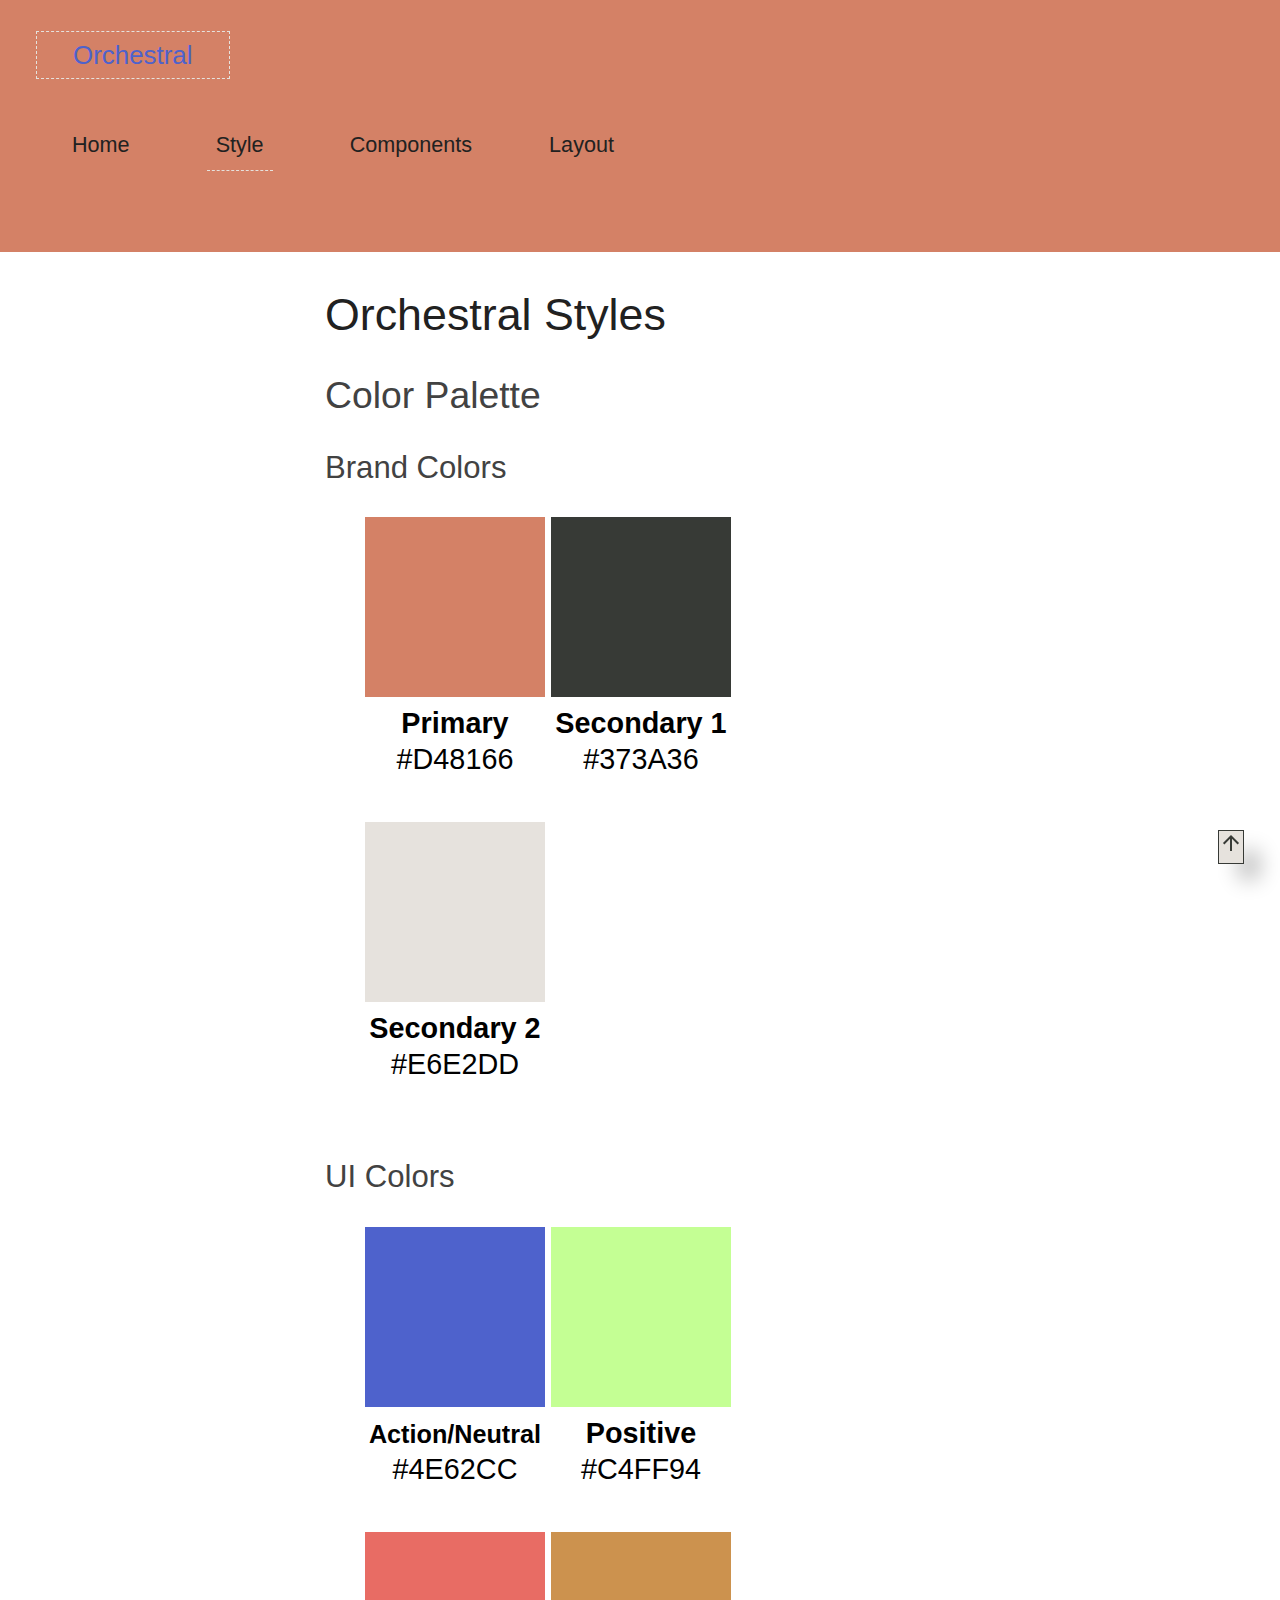
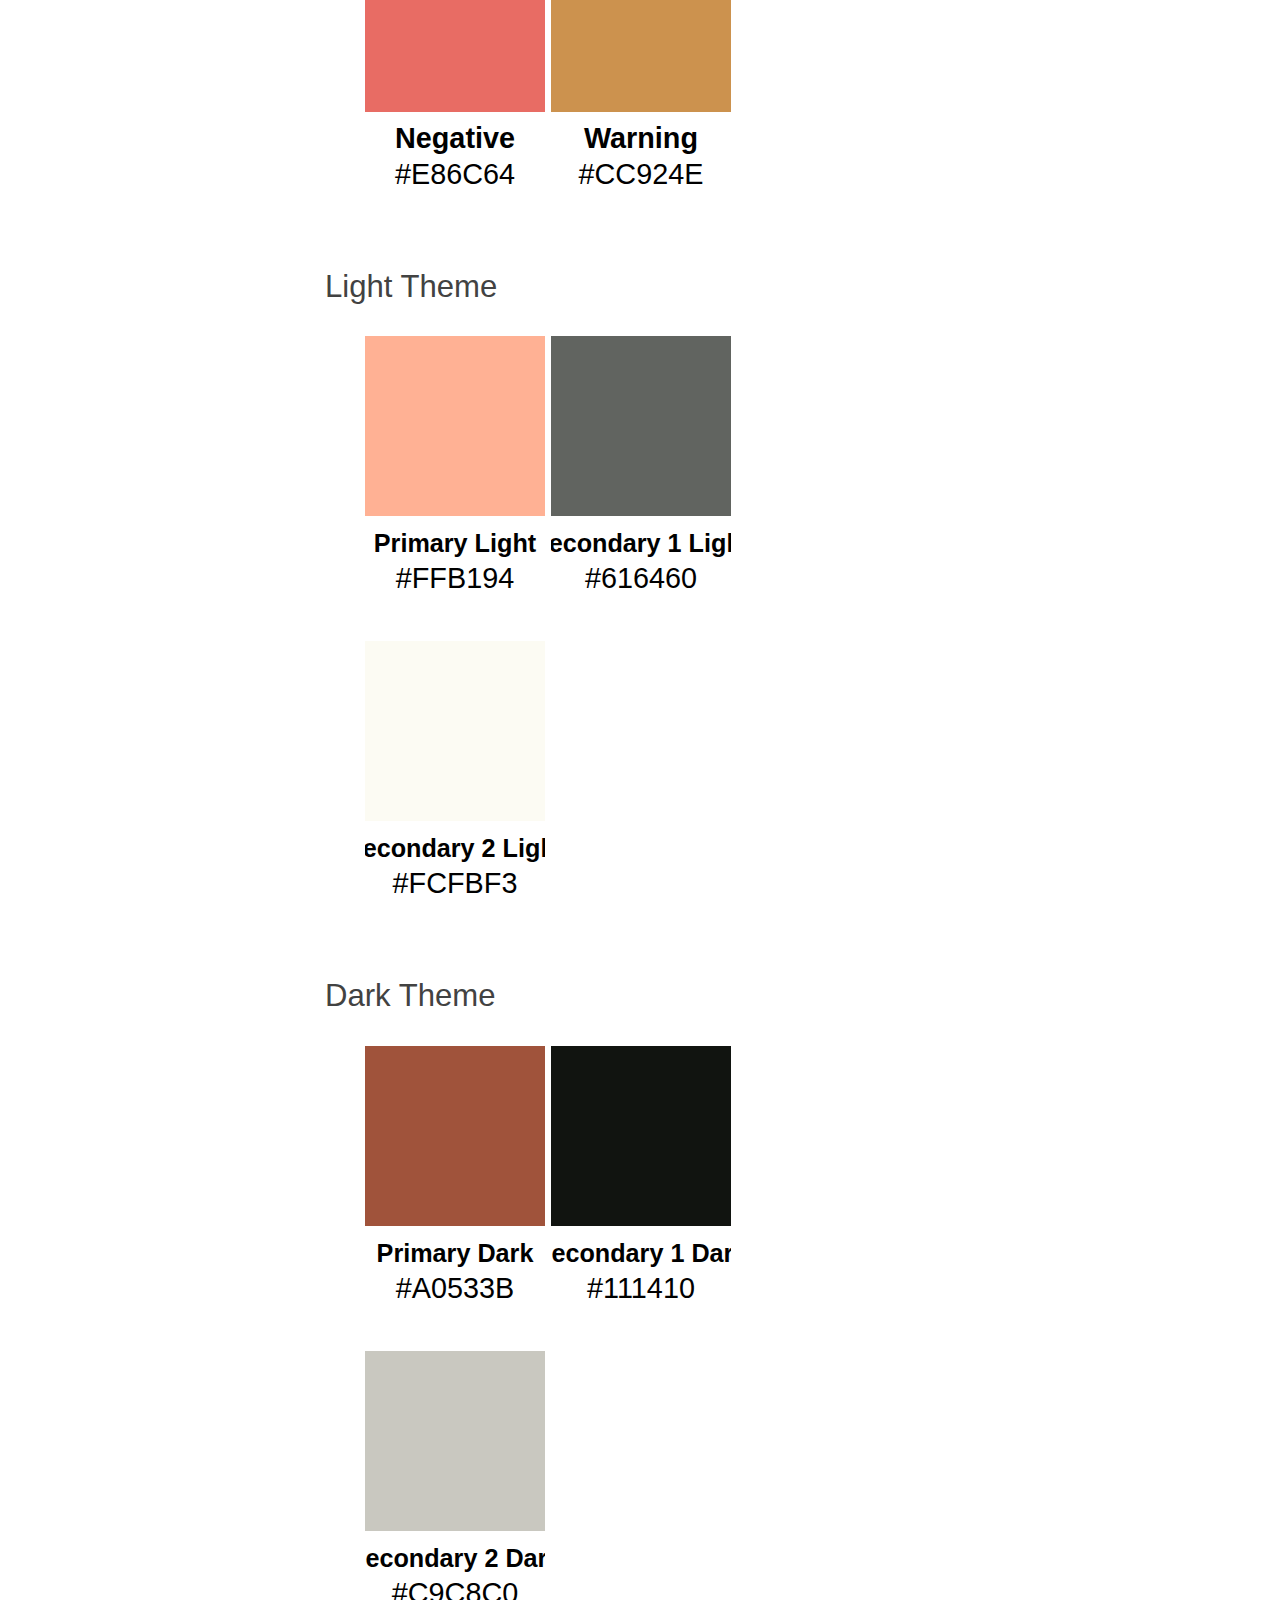
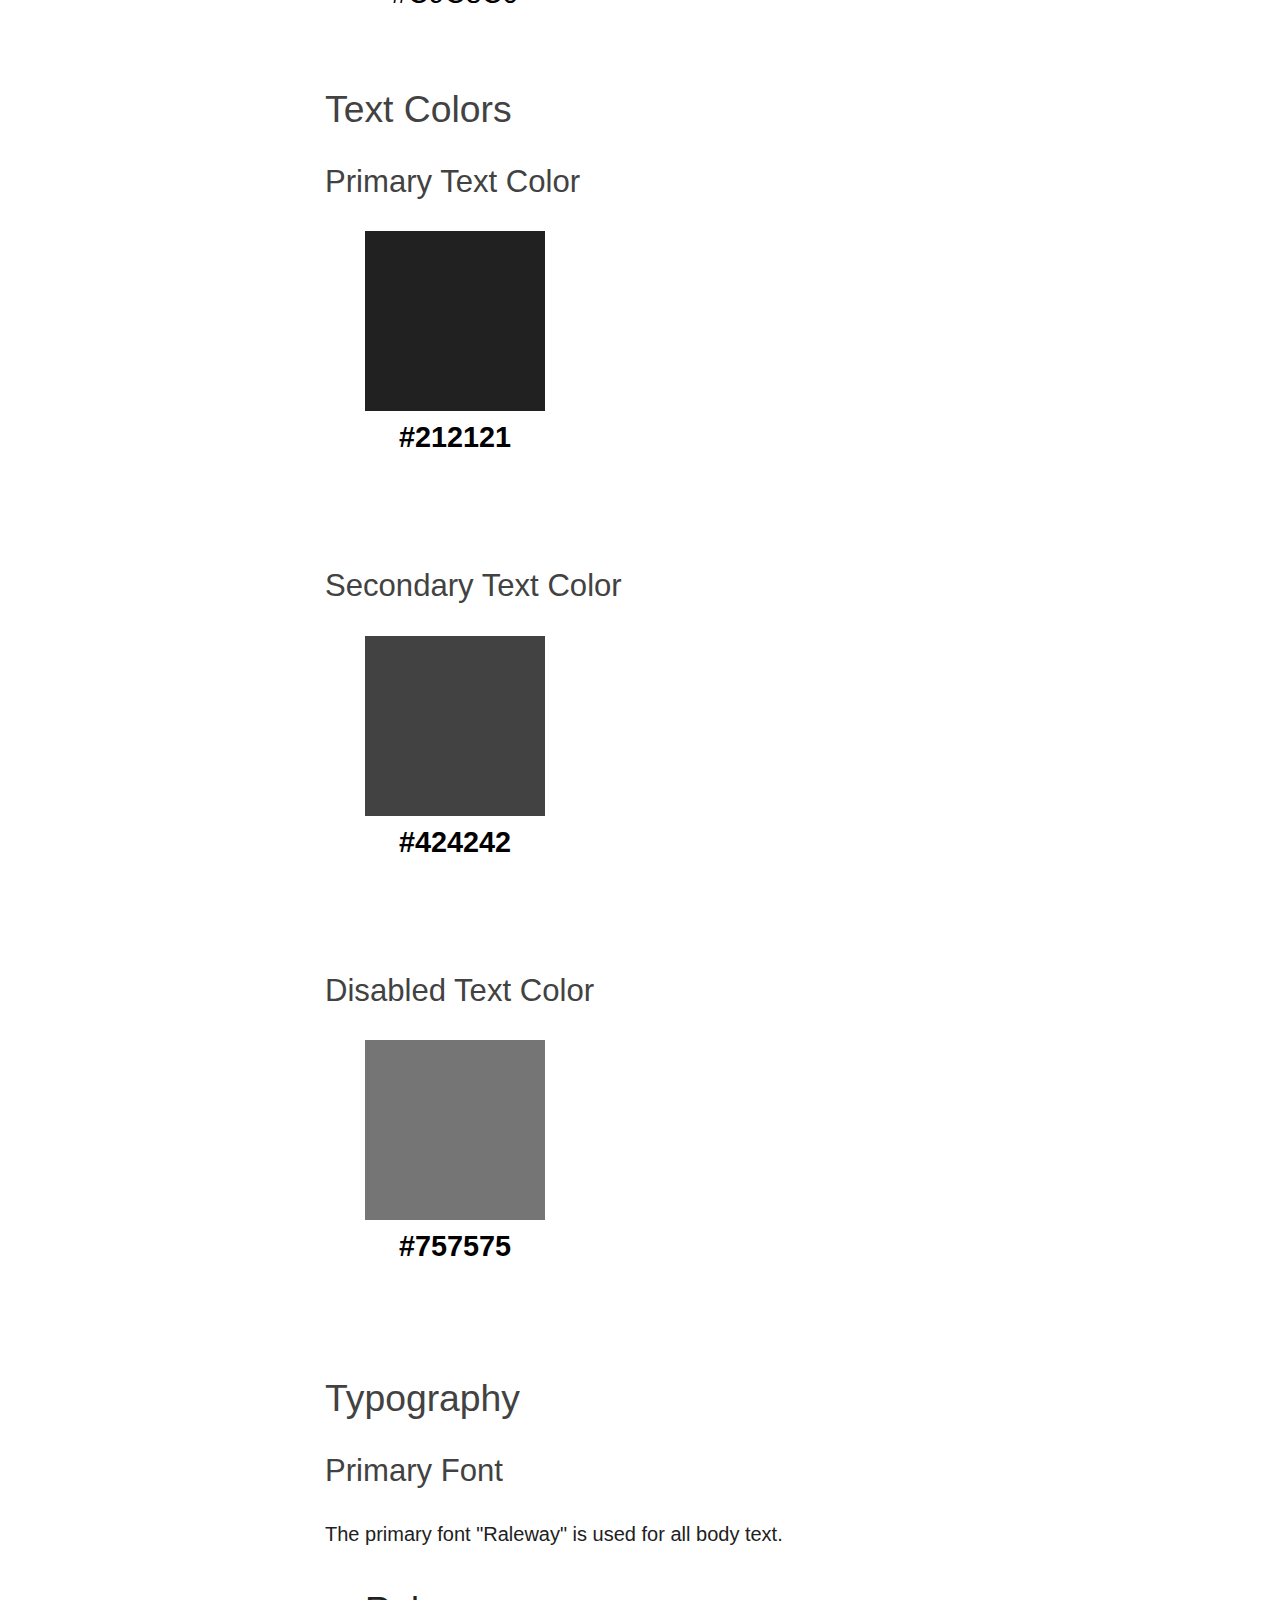
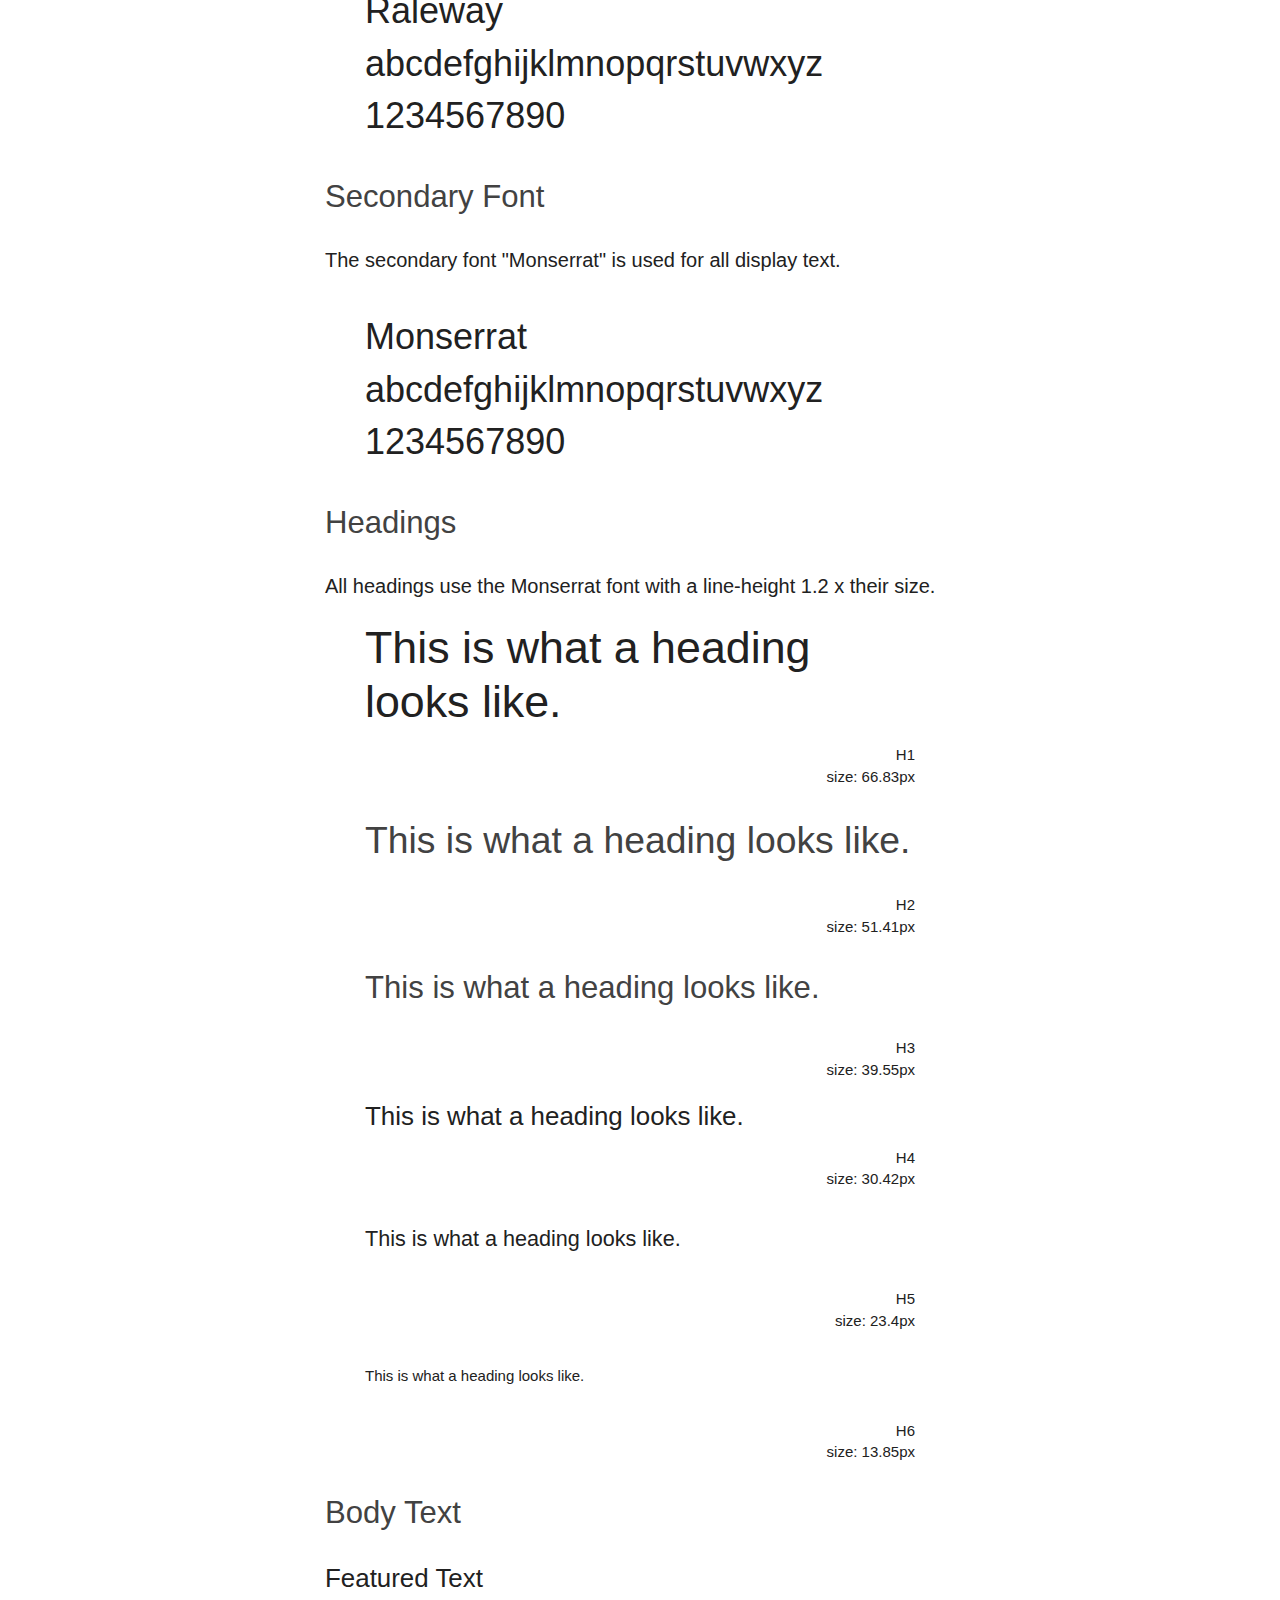
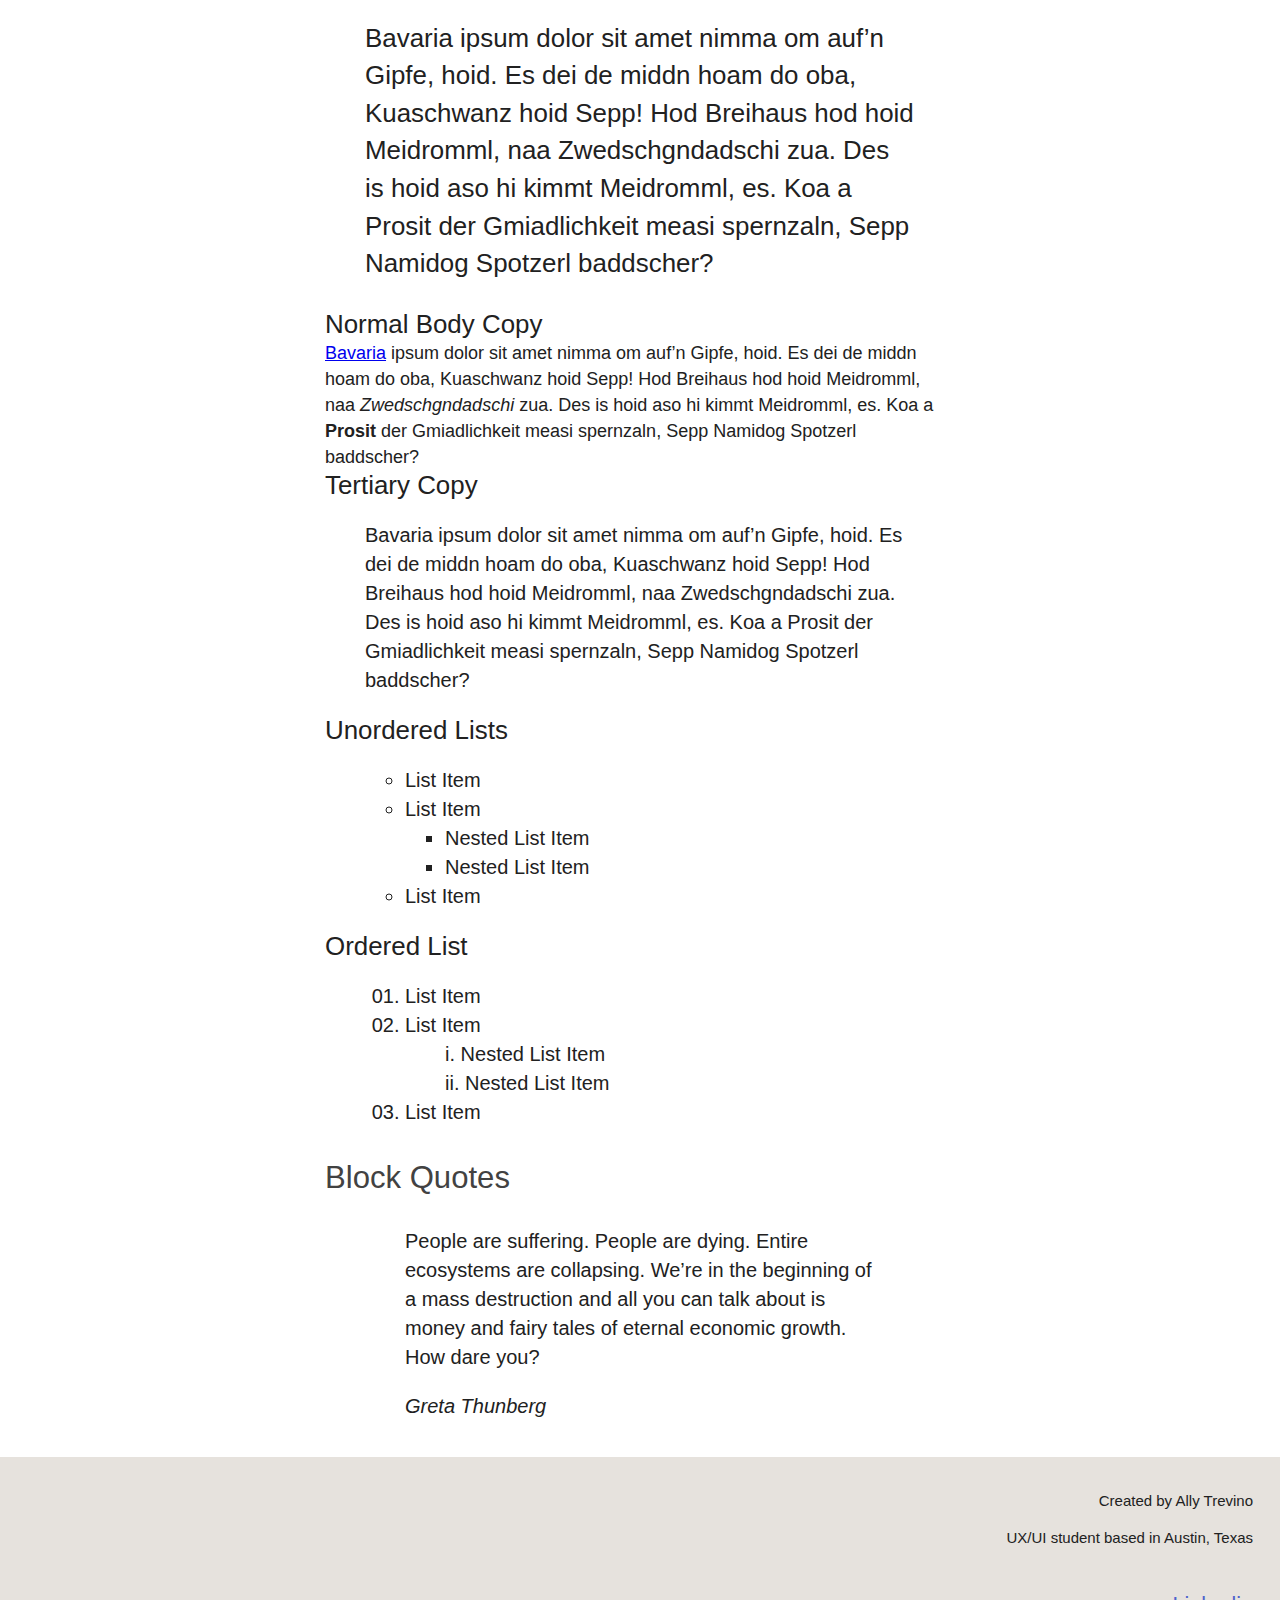
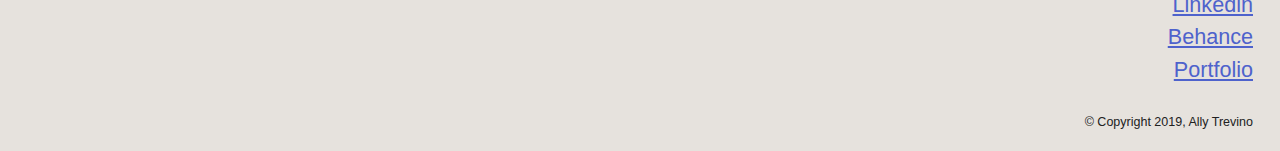
<file: style.html>
<!DOCTYPE html>
<html lang="en">
<head>
	<meta charset="UTF-8">
	<meta name="viewport" content="width=device-width, initial-scale=1">
	<title>Style</title>
	<link rel="stylesheet" type="text/css" href="style.css">
	<link href="https://fonts.googleapis.com/icon?family=Material+Icons"
      rel="stylesheet">
</head>
<body>
<a name="top"></a>
	<header>
		<a href="index.html" class="logo">Orchestral</a>

		
		<nav class="primary-nav">
			<ul>
				<li><a href="index.html">Home</a></li>
				<li><a href="style.html" class="current-page">Style</a></li>
				<li><a href="components.html">Components</a></li>
				<li><a href="layouts.html">Layout</a></li>
			</ul>
		</nav>

	</header>

	<main>
		<a href="#top" class="tertiary-button arrow-top">
			<i class="material-icons">
			arrow_upward
			</i>
		</a>

		<h1>Orchestral Styles</h1>

		<h2>Color Palette</h2>

		<h3>Brand Colors</h3>

		<figure>
			<svg class="color-swatch" version="1.1" xmlns="http://www.w3.org/2000/svg"  x="0px" y="0px" viewBox="0 0 100 165" style="max-width: 10rem;">
			<rect width="100" height="100"  fill="#d48166" />
			<text x="50" y="120" text-anchor="middle" font-weight="bold" font-size="80%">Primary</text>
			<text x="50" y="140" text-anchor="middle" font-size="80%">#D48166</text>
			</svg>
			
			<svg class="color-swatch" version="1.1" xmlns="http://www.w3.org/2000/svg"  x="0px" y="0px" viewBox="0 0 100 165" style="max-width: 10rem;">
			<rect width="100" height="100"  fill="#373a36" />
			<text x="50" y="120" text-anchor="middle" font-weight="bold" font-size="80%">Secondary 1</text>
			<text x="50" y="140" text-anchor="middle" font-size="80%">#373A36</text>
			</svg>
			
			<svg class="color-swatch" version="1.1" xmlns="http://www.w3.org/2000/svg"  x="0px" y="0px" viewBox="0 0 100 165" style="max-width: 10rem;">
			<rect width="100" height="100"  fill="#e6e2dd" />
			<text x="50" y="120" text-anchor="middle" font-weight="bold" font-size="80%">Secondary 2</text>
			<text x="50" y="140" text-anchor="middle" font-size="80%">#E6E2DD</text>
			</svg>
		</figure>

		<h3>UI Colors</h3>

		<figure>
			<svg class="color-swatch" version="1.1" xmlns="http://www.w3.org/2000/svg"  x="0px" y="0px" viewBox="0 0 100 165" style="max-width: 10rem;">
			<rect width="100" height="100"  fill="#4E62CC" />
			<text x="50" y="120" text-anchor="middle" font-weight="bold" font-size="70%">Action/Neutral</text>
			<text x="50" y="140" text-anchor="middle" font-size="80%">#4E62CC</text>
			</svg>
			
			<svg class="color-swatch" version="1.1" xmlns="http://www.w3.org/2000/svg"  x="0px" y="0px" viewBox="0 0 100 165" style="max-width: 10rem;">
			<rect width="100" height="100"  fill="#C4FF94" />
			<text x="50" y="120" text-anchor="middle" font-weight="bold" font-size="80%">Positive</text>
			<text x="50" y="140" text-anchor="middle" font-size="80%">#C4FF94</text>
			</svg>

			<svg class="color-swatch" version="1.1" xmlns="http://www.w3.org/2000/svg"  x="0px" y="0px" viewBox="0 0 100 165" style="max-width: 10rem;">
			<rect width="100" height="100"  fill="#E86C64" />
			<text x="50" y="120" text-anchor="middle" font-weight="bold" font-size="80%">Negative</text>
			<text x="50" y="140" text-anchor="middle" font-size="80%">#E86C64</text>
			</svg>

			<svg class="color-swatch" version="1.1" xmlns="http://www.w3.org/2000/svg"  x="0px" y="0px" viewBox="0 0 100 165" style="max-width: 10rem;">
			<rect width="100" height="100"  fill="#CC924E" />
			<text x="50" y="120" text-anchor="middle" font-weight="bold" font-size="80%">Warning</text>
			<text x="50" y="140" text-anchor="middle" font-size="80%">#CC924E</text>
			</svg>

		</figure>

		<h3>Light Theme</h3>
		
		<figure>
			<svg class="color-swatch" version="1.1" xmlns="http://www.w3.org/2000/svg"  x="0px" y="0px" viewBox="0 0 100 165" style="max-width: 10rem;">
			<rect width="100" height="100"  fill="#ffb194" />
			<text x="50" y="120" text-anchor="middle" font-weight="bold" font-size="70%">Primary Light</text>
			<text x="50" y="140" text-anchor="middle" font-size="80%">#FFB194</text>
			</svg>
			
			<svg class="color-swatch" version="1.1" xmlns="http://www.w3.org/2000/svg"  x="0px" y="0px" viewBox="0 0 100 165" style="max-width: 10rem;">
			<rect width="100" height="100"  fill="#616460" />
			<text x="50" y="120" text-anchor="middle" font-weight="bold" font-size="70%">Secondary 1 Light</text>
			<text x="50" y="140" text-anchor="middle" font-size="80%">#616460</text>
			</svg>
			
			<svg class="color-swatch" version="1.1" xmlns="http://www.w3.org/2000/svg"  x="0px" y="0px" viewBox="0 0 100 165" style="max-width: 10rem;">
			<rect width="100" height="100"  fill="#fcfbf3" />
			<text x="50" y="120" text-anchor="middle" font-weight="bold" font-size="70%">Secondary 2 Light</text>
			<text x="50" y="140" text-anchor="middle" font-size="80%">#FCFBF3</text>
			</svg>
		</figure>
		
		<h3>Dark Theme</h3>
		
		<figure>
			<svg class="color-swatch" version="1.1" xmlns="http://www.w3.org/2000/svg"  x="0px" y="0px" viewBox="0 0 100 165" style="max-width: 10rem;">
			<rect width="100" height="100"  fill="#A0533B" />
			<text x="50" y="120" text-anchor="middle" font-weight="bold" font-size="70%">Primary Dark</text>
			<text x="50" y="140" text-anchor="middle" font-size="80%">#A0533B</text>
			</svg>
			
			<svg class="color-swatch" version="1.1" xmlns="http://www.w3.org/2000/svg"  x="0px" y="0px" viewBox="0 0 100 165" style="max-width: 10rem;">
			<rect width="100" height="100"  fill="#111410" />
			<text x="50" y="120" text-anchor="middle" font-weight="bold" font-size="70%">Secondary 1 Dark</text>
			<text x="50" y="140" text-anchor="middle" font-size="80%">#111410</text>
			</svg>
			
			<svg class="color-swatch" version="1.1" xmlns="http://www.w3.org/2000/svg"  x="0px" y="0px" viewBox="0 0 100 165" style="max-width: 10rem;">
			<rect width="100" height="100"  fill="#c9c8c0" />
			<text x="50" y="120" text-anchor="middle" font-weight="bold" font-size="70%">Secondary 2 Dark</text>
			<text x="50" y="140" text-anchor="middle" font-size="80%">#C9C8C0</text>
			</svg>
		</figure>




		<h2>Text Colors</h2>

		<h3>Primary Text Color</h3>
		
		<figure>
			<svg class="color-swatch" version="1.1" xmlns="http://www.w3.org/2000/svg"  x="0px" y="0px" viewBox="0 0 100 165" style="max-width: 10rem;">
			<rect width="100" height="100"  fill="#212121" />
			<text x="50" y="120" text-anchor="middle" font-weight="bold" font-size="80%">#212121</text>
			</svg>
		</figure>
				
		<h3>Secondary Text Color</h3>
		
		<figure>
			<svg class="color-swatch" version="1.1" xmlns="http://www.w3.org/2000/svg"  x="0px" y="0px" viewBox="0 0 100 165" style="max-width: 10rem;">
			<rect width="100" height="100"  fill="#424242" />
			<text x="50" y="120" text-anchor="middle" font-weight="bold" font-size="80%">#424242</text>
			</svg>
		</figure>

				
		<h3>Disabled Text Color</h3>
		
		<figure>
			<svg class="color-swatch" version="1.1" xmlns="http://www.w3.org/2000/svg"  x="0px" y="0px" viewBox="0 0 100 165" style="max-width: 10rem;">
			<rect width="100" height="100"  fill="#757575" />
			<text x="50" y="120" text-anchor="middle" font-weight="bold" font-size="80%">#757575</text></svg>
		</figure>

		<h2>Typography</h2>

		<h3 >Primary Font</h3>

		<p>The primary font "Raleway" is used for all body text.</p>
		<figure class="primary-font">
			<div>Raleway</div>
			<div>abcdefghijklmnopqrstuvwxyz</div>
			<div>1234567890</div>
		</figure> 
		
		<h3 >Secondary Font</h3>

		<p >The secondary font "Monserrat" is used for all display text.</p>

		<figure class="secondary-font">
			<div>Monserrat</div>
			<div>abcdefghijklmnopqrstuvwxyz</div>
			<div>1234567890</div>
		</figure> 

		<h3>Headings</h3>

		<p>All headings use the Monserrat font with a line-height  1.2 x their size.</p>

		<figure class="heading-example">
			<h1>This is what a heading looks like.</h1>
			<figcaption>
				<ul>
					<li>H1</li>
					<li>size: 66.83px</li>
				</ul>
			</figcaption>
		</figure>

		<figure class="heading-example">
			<h2>This is what a heading looks like.</h2>
			<figcaption>
				<ul>
					<li>H2</li>
					<li>size: 51.41px</li>
				</ul>
			</figcaption>
		</figure>

		<figure class="heading-example">
			<h3>This is what a heading looks like.</h3>
			<figcaption>
				<ul>
					<li>H3</li>
					<li>size: 39.55px</li>
				</ul>
			</figcaption>
		</figure>

		<figure class="heading-example" >
			<h4>This is what a heading looks like.</h4>
			<figcaption>
				<ul>
					<li>H4</li>
					<li>size: 30.42px</li>
				</ul>
			</figcaption>
		</figure>

		<figure class="heading-example">
			<h5>This is what a heading looks like.</h5>
			<figcaption>
				<ul>
					<li>H5</li>
					<li>size: 23.4px</li>
				</ul>
			</figcaption>
		</figure>

		<figure class="heading-example">
			<h6>This is what a heading looks like.</h6>
			<figcaption>
				<ul>
					<li>H6</li>
					<li>size: 13.85px</li>
				</ul>
			</figcaption>
		</figure>

		<h3>Body Text</h3>

		<h4>Featured Text</h4>
		<figure class="feature-text">
			Bavaria ipsum dolor sit amet nimma om auf’n Gipfe, hoid. Es dei de middn hoam do oba, Kuaschwanz hoid Sepp! Hod Breihaus hod hoid Meidromml, naa Zwedschgndadschi zua. Des is hoid aso hi kimmt Meidromml, es. Koa a Prosit der Gmiadlichkeit measi spernzaln, Sepp Namidog Spotzerl baddscher?  
		</figure>

		<h4>Normal Body Copy</h4>
		<figure class="body-text-example"><a href="http://bavaria-ipsum.de/">Bavaria</a> ipsum dolor sit amet nimma om auf’n Gipfe, hoid. Es dei de middn hoam do oba, Kuaschwanz hoid Sepp! Hod Breihaus hod hoid Meidromml, naa <em>Zwedschgndadschi</em> zua. Des is hoid aso hi kimmt Meidromml, es. Koa a <strong>Prosit</strong> der Gmiadlichkeit measi spernzaln, Sepp Namidog Spotzerl baddscher? 
		</figure>

		<h4>Tertiary Copy</h4>
		<figure class="tertiary-example">
			Bavaria ipsum dolor sit amet nimma om auf’n Gipfe, hoid. Es dei de middn hoam do oba, Kuaschwanz hoid Sepp! Hod Breihaus hod hoid Meidromml, naa Zwedschgndadschi zua. Des is hoid aso hi kimmt Meidromml, es. Koa a Prosit der Gmiadlichkeit measi spernzaln, Sepp Namidog Spotzerl baddscher? 
		</figure>

		<h4>Unordered Lists</h4>
		<figure class="unordered-list-example">
			<ul>
				<li>List Item</li>
				<li>List Item</li>
					<ul>
						<li>Nested List Item</li>
						<li>Nested List Item</li>
					</ul>
				<li>List Item</li>
			</ul>
		</figure>

		<h4>Ordered List</h4>
		<figure class="ordered-list-example">
			<ol>
				<li>List Item</li>
				<li>List Item</li>
					<ol>
						<li>Nested List Item</li>
						<li>Nested List Item</li>
					</ol>
				<li>List Item</li>
			</ol>
		</figure>

		<h3>Block Quotes</h3>
		<figure>
			<blockquote>
				<p>People are suffering. People are dying. Entire ecosystems are collapsing. We’re in the beginning of a mass destruction and all you can talk about is money and fairy tales of eternal economic growth. How dare you?</p>
				<cite>Greta Thunberg</cite>
			</blockquote>
		</figure>
	
	</main>

	<footer>
		<p>Created by Ally Trevino</p>
		<p>UX/UI student based in Austin, Texas</p>
		<nav class="vertical-nav">
			<ul>
				<li><a href="www.linkedin.com/in/allison-trevino-2a3518107">Linkedin</a></li>
				<li><a href="https://www.behance.net/allytrevino24">Behance</a></li>
				<li><a href="https://www.google.com/">Portfolio</a></li>
			</ul>
		</nav>

		<small>&copy; Copyright 2019, Ally Trevino</small>
	</footer>
	
</body>
</html>
</file>
<file: style.css>
/* ===========================================================
 Page Layout
============================================================ */
main {
	margin: 2rem auto;
	max-width: 35rem;
}

body {
	margin: 0;
	
}
.full-width {
	margin-left: calc(-100vw / 2 + 35rem / 2);
	margin-right: calc(-100vw / 2 + 35rem / 2);
	
}

.full-grid {
	margin: auto;
	max-width: 90%;
}

.full-grid h1 {
	padding: 2rem 0;
}


figure img {
	max-width: 30rem;
	margin: auto;
	width: 100%;
}

.grid-parent-article {
	align-items: center;
	display: grid;
	grid-gap: .5rem;
	margin: auto;
	max-width: 90%;
}

.grid-parent-article div {
	padding: 1rem;
}

.grid-parent-cta {
	display: grid;
	grid-row-gap: 1rem;
	margin: 1rem;
	max-width: 100%;
}


@media (min-width: 900px) {
	.grid-parent-article {
		grid-template-columns: repeat(3, 1fr);
	}
	.grid-parent-cta {
		grid-template-columns: repeat(3, 1fr);
		grid-column-gap: 2rem;
	}
}

@media (min-width: 1200px) {
	.grid-parent-article {
		grid-template-columns: repeat(4, 1fr);
	}
}
/* ===========================================================
Colors
============================================================ */
html {
	--color-primary: #D48166;
	--color-primary-light: #FFB194;
	--color-primary-dark: #A0533B;
	--color-secondary-one: #373a36;
	--color-secondary-one-light: #616460;
	--color-secondary-one-dark: #111410;
	--color-secondary-two: #e6e2dd;
	--color-secondary-two-light: #FCFBF3;
	--color-secondary-two-dark: #c9c8c0;
	--color-action: #4E62CC;
	--color-positive: #C4FF94;
	--color-negative: #E86C64;
	--color-warning: #CC924E;
	--color-primary-text: #212121;
	--color-secondary-text: #424242;
	--color-disabled-text: #757575;
}
/* ===========================================================
 Typography
============================================================ */
html {
	--font-primary:'Raleway', sans-serif;
	--font-secondary:'Montserrat', sans-serif;

	--size-ratio: 1.2;
	--size-six-up: calc(var(--size-five-up)* var(--size-ratio));
	--size-five-up: calc(var(--size-four-up)* var(--size-ratio));
	--size-four-up: calc(var(--size-three-up)* var(--size-ratio));
	--size-three-up: calc(var(--size-two-up)* var(--size-ratio));
	--size-two-up: calc(var(--size-one-up)* var(--size-ratio));
	--size-one-up: calc( 1rem * var(--size-ratio));
	--size-one-down: calc( 1rem / var(--size-ratio));

	color: var(--color-primary-text);
	font-family: var(--font-primary);
	font-size: 18px;
	line-height: 1.5;
	
}

.logo {
	color: var(--color-action);
	text-decoration: none;
}

.primary-nav a {
	color: var(--color-primary-text);
	font-family: var(--font-secondary);
	font-weight: normal;
}

.primary-nav a:visited {
	color: var(--color-secondaery-text);
}

.primary-nav a:hover {
	text-decoration: underline;
}

.primary-nav a:active {
	color: var(--color-action);
}

h1, h2, h3, h4, h5, h6 {
	font-family: var(--font-secondary);
	font-weight: normal;
	line-height: 1.2;
}

h1 a, h2 a, h3 a, h4 a, h5 a, h6 a {
	color: var(--color-action);
}

h1 {
	font-size: var(--size-five-up);
	font-weight: normal;
	margin: var(--margin-primary);
}

h2 {
	color: var(--color-secondary-text);
	font-size: var(--size-four-up);

}

h3 {
	color: var(--color-secondary-text);
	font-size: var(--size-three-up);
}

h4 {
	font-size: var(--size-two-up);
	margin: 0;
		
}

h5 {
	font-size: var(--size-one-up);
}

h6 {
	font-size: var(--size-one-down);
}

.feature-text {
	font-family: var(--font-primary);
	font-size: var(--size-two-up);
	line-height: 1.45;
}

.body-text-example {
	font-family: var(--font-primary);
	font-size: 1rem;
	margin: var(--margin-body);
}

.tertiary-text {
	font-family: var(--font-primary);
	font-size: var(--size-one-down);
	margin: var(--margin-body);
}


@media (min-width: 573px){
	nav a {
		font-size: var(--size-one-up);
	}
}
@media (min-width: 780px) {
	main {
		--ratio: 1.4;
		font-size: 20px;
		line-height: 1.45;
	}
}
/* ===========================================================
Header Component
============================================================ */
header {
	background-color: var(--color-primary);
	padding: 2rem;
}


.logo {
	border: dashed 1px #E6E2DD;
	font-family: var(--font-secondary);
	font-size: var(--size-two-up);
	padding: .5rem 2rem;
}


/*====================================
Page Nav Component
====================================*/
.primary-nav {
	background-color: var(--color-primary);
	margin: 0;
}

.primary-nav li a {
	display: block;
	margin: 1rem 0;	
	text-decoration: none;
}

.primary-nav ul {
	list-style: none;
	padding: 0;

}

.primary-nav li a {
	display: block;
	margin: 1rem 0;
	text-decoration: none;
}

.current-page {
	border-bottom: dashed 1px #E6E2DD;
	padding: .5rem;
}

@media (min-width: 770px){
	.primary-nav li {
		display: inline-block;
		padding: .5rem 2rem;
	}

}
/* ===========================================================
Footer Component
============================================================ */
footer {
	background-color: var(--color-secondary-two);
	padding: 1rem 1.5rem;
	text-align: right;
}

.vertical-nav a {
	color: var(--color-action);
}

footer {
	font-size: var(--size-one-down);
}

.vertical-nav {
	background-color: var(--color-secondary-two);
	padding: .5rem 0;
}

.vertical-nav ul {
	list-style-type: none;
}

.vertical-nav li a {
	text-decoration: underline;
}

.subcategory li a {
	font-size: var(--size-one-down);
}

/* ===========================================================
buttons
============================================================ */
.link-button {
	border-radius: 1.8rem;
	display: inline-block;
	font-family: var(--font-secondary);
	padding: 1.2rem 2rem;
	text-decoration: none;

}

.link-button:hover {
	transition: all .3s ease-out;
}
.hero-button {
	background-color: var(--color-action);
	box-shadow: 18px 18px 22px -4px rgba(78,98,204,0.33);
	color: var(--color-secondary-two);
	
	
}

.hero-button:hover {
	background-color: var(--color-secondary-two);
	box-shadow: 1px 1px;
	color: var(--color-action);
	
}

.hero-button:focus {
	background-color: var(--color-secondary-one);
}
.hero-button:active {
	background-color: var(--color-secondary-two);
	color: var(--color-secondary-one);
}

.normal-button {
	background-color: var(--color-primary);
	color: var(--color-secondary-two);
	box-shadow: 18px 18px 22px -4px rgba(212,129,102,0.33);
}

.normal-button:hover {
	background-color: var(--color-secondary-two);
	box-shadow: 1px 1px;
	color: var(--color-primary);
}

.normal-buton:active {
	background-color: var(--color-secondary-two);
	color: var(--color-secondary-one);
}

.tertiary-button {
	background-color: var(--color-secondary-two);
	border: 1px solid var(--color-secondary-one);
	box-shadow: 18px 18px 22px -4px rgba(0,0,0,0.33);
	color: var(--color-secondary-one);

}

.tertiary-button:hover {
	background-color: var(--color-secondary-one);
	box-shadow: 1px 1px;
	color: var(--color-secondary-two);
}

.tertiary-button:active {
	background-color: var(--color-secondary-two);
	color: var(--color-secondary-one);
}

.arrow-top {
	position: fixed;
	bottom: 2rem;
	right: 2rem;
}
	
/* ===========================================================
Modals
============================================================ */
dialog {
	border-bottom: none;
	border-left: none;
	border-right: none;
	border-top: 2rem solid var(--color-action);
	box-shadow: 5px 5px 15px rgba(0,0,0,.5);
	padding: 0 2rem;
}

dialog h3 {
	border-bottom: 2px solid var(--color-secondary-two);
}

dialog::backdrop {
	background-color: rgba(0,0,0, .4);
}

dialog[open] {
	animation: bounce-in 1s;

}

@keyframes bounce-in {
	0% {
		transform: scale(0.1);
		opacity: 0;
	}
	60% {
		transform: scale(1.2);
		opacity: 1
	}
	100% {
		transform: scale(1);
	}
}
/* ===========================================================
Accordions
============================================================ */

summary {
	background-color: var(--color-primary);
	box-shadow: 5px 5px 15px rgba(0,0,0,.5);
	font-family: var(--font-secondary);
	padding: 1.3rem;
}
details {
	background-color: var(--color-secondary-two-light);
	box-shadow: 5px 5px 15px rgba(0,0,0,.5);

}

.accordion h4 {
	background-color: var(--color-secondary-two);
	border-bottom: 1px solid var(--color-secondary-one);
	margin: 0;
	padding: 1.2rem 1.5rem;
}

.accordion p {
	padding: 0 1.2rem;
	}
/* ===========================================================
Cards
============================================================ */
.card-basic {
	box-shadow: 0px 5px 5px -3px rgba(0,0,0,.5);
}

.card-article, .card-article-img {
	background-color: var(--color-secondary-one);
	width: 100%;
}

.card-article h4 {
	font-size: var(--size-one-up);
}

.card-article p {
		font-size: var(--size-one-down);
}

.card-content {
	color: var(--color-secondary-two-light);
	padding: .5rem 1rem;
}

.card-content p {
	margin-bottom: 0;
}

.card-footer {
	color: var(--color-secondary-two-light);
	display: flex;
	padding:  1rem;
}

.card-footer p {
	padding-left: .5rem;
	margin: 0;
}

.card-link {
	display: block;
	min-height: 550px;
	text-decoration: none;
	max-width: 360px;
}

.card-link:visited {
	color: var(--color-secondary-text);
}

.card-link:hover {
	opacity: .3;
	transition: .2s ease;
}

.card-link:active {
	border: 1px solid var(--color-action);
}

.profile-name {
	margin: 0 30%;
}

.card-profile {
	background: rgb(212,129,102);
	max-width: 25rem;
	padding-top: 6rem;
	position: relative;
    background: linear-gradient(0deg, rgba(212,129,102,1) 33%, rgba(230,226,221,1) 100%);
}

.card-profile img {
	border-radius: 50%;
	box-shadow: 0px 5px 15px -3px rgba(0,0,0,.5);
	left: calc(50% - 90px);
	max-width: 10rem;
	position: absolute;
	top: calc(-206px / 2); 
}

.contact-info {
	display: flex;
	justify-content: space-around;
	padding: .5rem;
}

.contact-info a {
	color: var(--color-secondary-two-light);
	display: inline-block;
	padding: 0 .5rem;
}

.contact-info a:hover {
	color: var(--color-action);
}

.card-cta {
	margin: auto;
}

.card-header {
	display: flex;
	justify-content: center;
}

.card-cta img {
	border-radius: 50%;
	max-width: 10rem;
}

.card-cta .card-content{
    color: var(--color-primary-text);
    margin: auto;
    max-width: 100%;
    text-align: center;
}
	
.card-content h4 {
	border-bottom: 1px solid rgba(0,0,0, 0.3);
	font-size: var(--size-one-up);
	padding-bottom: .5rem;
	margin: 0;
}

.card-footer a {
	margin: auto;
}

.card-footer .hero-button {
	font-size: var(--size-one-down);
	padding: .3rem 2rem;
	max-width: 5rem;
	max-height: 2rem;
}

@media (min-width: 600px) {
	.card-article {
		max-width: 30rem;
	}
	
	.card-article h4 {
		font-size: var(--size-two-up);
	}
}

@media (min-width: 900px) {
	.card-cta {
		position: relative;
	}
	
	.card-cta, .card-cta img {
	border-radius: 0;
	max-width: 20rem;
	}

	.card-cta .card-content {
	background: rgb(212,129,102);
	border-radius: 0;
	top: 8rem;
    background: linear-gradient(356deg, rgba(212,129,102,1) 21%, rgba(255,255,255,0) 100%);
    color: var(--color-secondary-two-light);
    position: absolute;
    text-shadow: 3px 3px 10px rgba(0,0,0,.5);
	}

	.card-cta h4 {
		font-size: var(--size-two-up);
	}
}
/* ===========================================================
Forms
============================================================ */
form {
	background-color: var(--color-secondary-one);
	box-shadow: rgba(0,0,12, .3);
	padding: 2rem;
}
input, select, textarea {
	border: 1px solid var(--color-secondary-two);
	box-sizing: border-box;
	display: block;
	min-height: 2rem;
	min-width: 50%;
	padding: .5rem;
}

input:focus, select:focus, textarea:focus {
	border: 2px solid var(--color-action);
}

input[disabled], textarea[disabled], select[disabled] {
	background-color: var(--color-secondary-two);
	opacity: .5;
}

label {
	display: block;
	margin:.5rem 0 0;
	color: var(--color-secondary-two);
}

textarea {
	min-height: 6rem;
	min-width: 80%;
}
.error-text {
	color: var(--color-negative);
	font-size: var(--size-one-down);
	margin: 0, 0, .2rem;
	font-style: italic;
}

.error-input {
	border: 2px solid var(--color-negative);
}

.form-help{
	font-size: var(--size-one-down);
	color: var(--color-secondary-two);
}

[type="submit"] {
	background-color: var(--color-action);
	color: var(--color-secondary-two);
	border-radius: 1.8rem;
	display: block;
	font-family: var(--font-secondary);
	font-size: 1rem;
	padding: 1.2rem 2rem;
	text-decoration: none;
}

[type="submit"]:hover {
	background-color: var(--color-secondary-two);
	color: var(--color-action);
	transition: all .3s ease-out;
}

[type="submit"]:focus {
	box-shadow: 18px 18px 22px -4px rgba(78,98,204,0.33);
	text-decoration: underline;
	outline: none;

}

[type="submit"]:active {
	background-color: var(--color-secondary-two);
	color: var(--color-secondary-one);
}
/* ===========================================================
Notifications
============================================================ */
.notification {
	align-items: flex-start;
	background-color: var(--color-secondary-one);
	color: var(--color-secondary-two);
	display: flex;
	flex-direction: row;
	justify-content: space-between;	
}
	
.notification-icons {
	padding: .5rem;
}
div h4 {
	margin: .5rem;
}
.notification-error {
	border-top: 2rem solid var(--color-negative);
}

.notification-warning {
	border-top: 2rem solid var(--color-warning);
}

.notification-neutral {
	border-top: 2rem solid var(--color-action);
}

.notification-success {
	border-top: 2rem solid var(--color-positive);
}

/* ===========================================================
Hero Section
============================================================ */
.hero {
	background-image: url(images/hero-image.jpg);
	background-position: center;
	background-size: cover;
	display: flex;
	flex-direction: column;
	justify-content: center;
	min-height: 100vh;
}

.hero h1, .hero p {
	color: var(--color-secondary-two-light);
	margin: 0 2rem;
	text-align: center;
	text-shadow: 1px 1px 14px black; 
}
.hero p {
	margin: .5rem 0;
}

.hero div {
	display: flex;
	flex-direction: row-reverse;
	justify-content: flex-start;
	margin: .4rem 2.7rem;
}

@media (min-width: 600px) {
	.hero div {
		margin: .2rem;
		justify-content: center;
	}
}
@media (min-width: 775px) {
	.hero h1 {
		font-size: var(--size-six-up);
	}
} 
/* ===========================================================
Examples
============================================================ */
.heading-example figcaption {
	text-align: right;
	font-size: var(--size-one-down);
	
}
.heading-example ul {
	list-style-type: none;
}


.unordered-list-example ul {
	font-style: var(--font-secondary);
	list-style-type: circle;
}

.unordered-list-example ul ul {
	font-family: var(--font-primary);
	list-style-type: square;
}

.ordered-list-example ol {
	font-style: var(--font-secondary);
	list-style-type: decimal-leading-zero;

}

.ordered-list-example ol ol {
	font-family: var(--font-primary);
	list-style-position: inside;
	list-style-type: lower-roman;
} 

.primary-font {
	font-family: var(--font-primary);
	font-size: 2rem;
	font-weight: normal;
}

.secondary-font  {
	font-family: var(--font-secondary);
	font-size: 2rem;
}
.profile-example {
	padding-top: 3rem;
}
</file>
